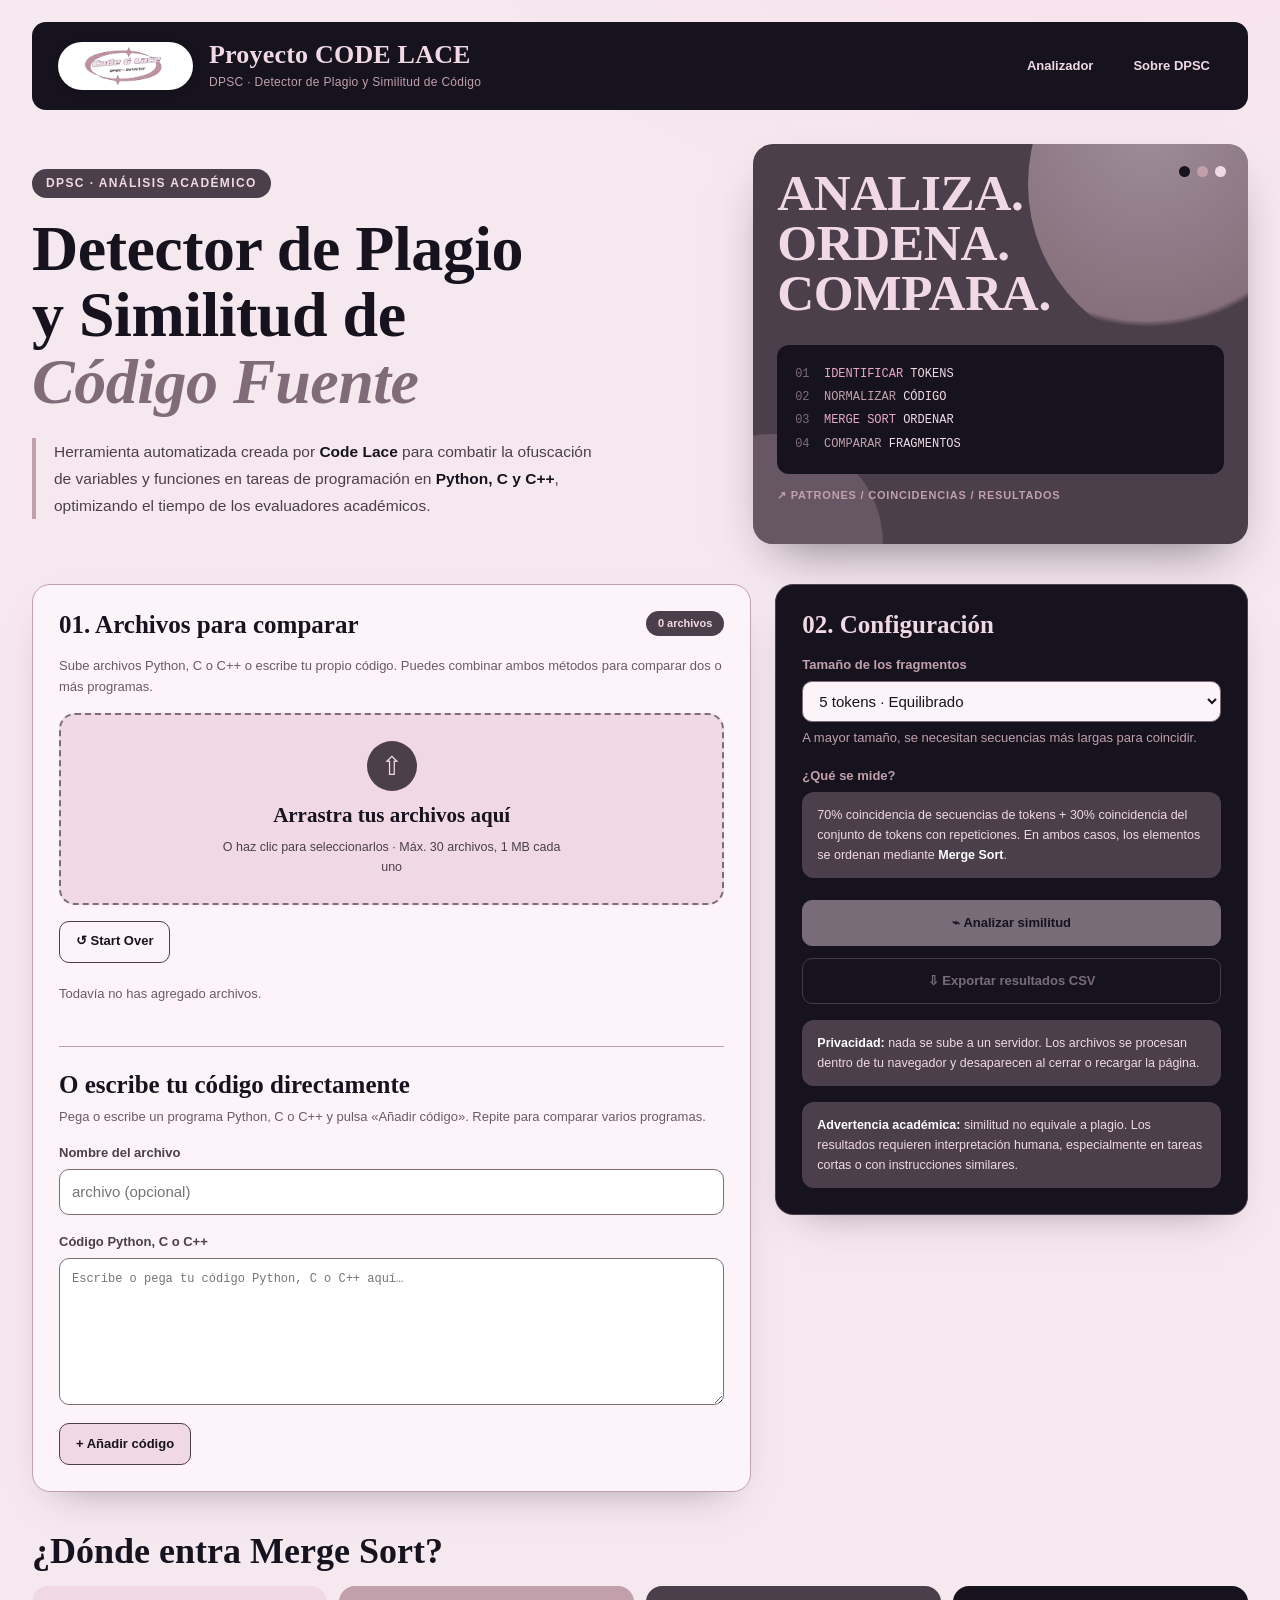
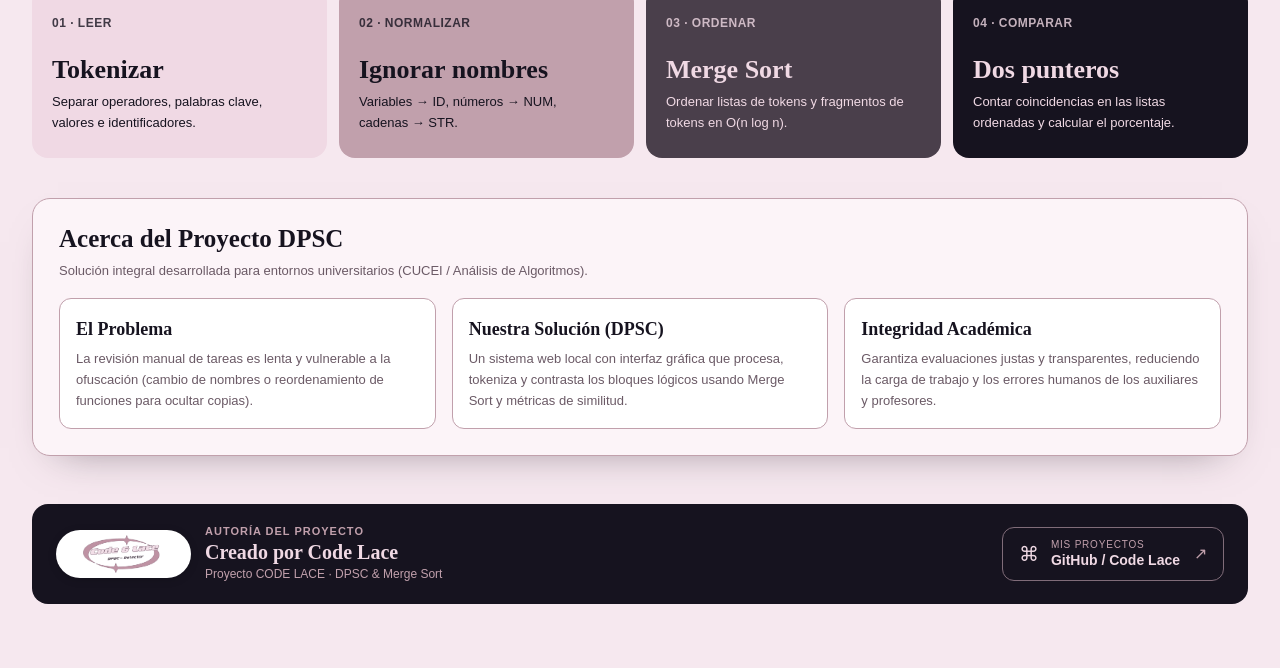
<file: index.html>
<!doctype html>
<html lang="es">
<head>
  <meta charset="utf-8">
  <meta name="viewport" content="width=device-width, initial-scale=1">
  <meta name="color-scheme" content="light">
  <meta name="description" content="Proyecto CODE LACE: compara la similitud entre programas Python mediante normalización, secuencias de tokens y Merge Sort.">
  <title>Proyecto CODE LACE — Análisis de similitud</title>
  <link rel="stylesheet" href="styles.css">
  <script src="app.js" defer></script>
</head>
<body>
  <main class="shell">
    <header class="topbar">
      <div class="identity">
        <div class="logo-container" aria-hidden="true">
          <img src="assets/logo.png" alt="Code & Lace Logo" class="brand-logo" onerror="this.style.display='none'; this.nextElementSibling.style.display='block';">
          <span style="display:none; font-size: 11px; color: var(--black); font-weight: bold;">LOGO</span>
        </div>
        <div>
          Proyecto CODE LACE
          <small>DPSC · Detector de Plagio y Similitud de Código</small>
        </div>
      </div>
      <nav class="top-nav">
        <a href="#analizador">Analizador</a>
        <a href="#about-dpsc">Sobre DPSC</a>
      </nav>
    </header>

    <section class="hero" aria-label="Presentación">
      <div>
        <div class="eyebrow">DPSC · ANÁLISIS ACADÉMICO</div>
        <h1>Detector de Plagio y Similitud de <em>Código Fuente</em></h1>
        <p class="sub">
          Herramienta automatizada creada por <strong>Code Lace</strong> para combatir la ofuscación de variables y funciones en tareas de programación en <strong>Python, C y C++</strong>, optimizando el tiempo de los evaluadores académicos.
        </p>
      </div>
      <div class="heroart" aria-hidden="true">
        <div class="poster-word">ANALIZA.<br>ORDENA.<br>COMPARA.</div>
        <div class="artbar"><i></i><i></i><i></i></div>
        <div class="fakecode">
          <span class="dim">01</span> &nbsp;<span class="kw">IDENTIFICAR</span> TOKENS<br>
          <span class="dim">02</span> &nbsp;<span class="nm">NORMALIZAR</span> CÓDIGO<br>
          <span class="dim">03</span> &nbsp;<span class="kw">MERGE SORT</span> ORDENAR<br>
          <span class="dim">04</span> &nbsp;<span class="nm">COMPARAR</span> FRAGMENTOS
        </div>
        <div class="arrowtext">↗ PATRONES / COINCIDENCIAS / RESULTADOS</div>
      </div>
    </section>

    <section class="layout">
      <article class="panel">
        <div class="headline">
          <h2>01. Archivos para comparar</h2>
          <span class="count" id="fileCount">0 archivos</span>
        </div>
        <p class="hint">Sube archivos Python, C o C++ o escribe tu propio código. Puedes combinar ambos métodos para comparar dos o más programas.</p>
        
        <div id="dropzone" class="drop" role="button" tabindex="0" aria-label="Seleccionar o arrastrar archivos">
          <div class="drop-icon">⇧</div>
          <strong>Arrastra tus archivos aquí</strong>
          <span>O haz clic para seleccionarlos · Máx. 30 archivos, 1 MB cada uno</span>
        </div>
        <input id="fileInput" type="file" accept=".py, .c, .cpp, text/x-python, text/x-c, text/x-c++" multiple hidden>
        
        <div class="btnrow">
          <button class="btn ghost" id="clearBtn" type="button" title="Eliminar archivos, código escrito y resultados">↺ Start Over</button>
        </div>
        
        <div id="filesList" class="selected-files" aria-live="polite">
          <p class="empty">Todavía no has agregado archivos.</p>
        </div>
        <div id="fileError" class="error" role="alert"></div>
        
        <hr class="divider">
        
        <h2>O escribe tu código directamente</h2>
        <p class="hint">Pega o escribe un programa Python, C o C++ y pulsa «Añadir código». Repite para comparar varios programas.</p>
        
        <div class="field">
          <label class="label" for="snippetName">Nombre del archivo</label>
          <input class="input" id="snippetName" maxlength="80" placeholder="archivo (opcional)">
        </div>
        <div class="field">
          <label class="label" for="snippetCode">Código Python, C o C++</label>
          <textarea id="snippetCode" spellcheck="false" placeholder="Escribe o pega tu código Python, C o C++ aquí…"></textarea>
        </div>
        <button class="btn" id="addSnippetBtn" type="button">+ Añadir código</button>
      </article>

      <aside class="panel">
        <div class="headline">
          <h2>02. Configuración</h2>
        </div>
        <div class="field">
          <label class="label" for="gramSize">Tamaño de los fragmentos</label>
          <select id="gramSize">
            <option value="3">3 tokens · Más sensible</option>
            <option value="5" selected>5 tokens · Equilibrado</option>
            <option value="7">7 tokens · Más estricto</option>
          </select>
          <p class="hint" style="margin: 6px 0 0;">A mayor tamaño, se necesitan secuencias más largas para coincidir.</p>
        </div>
        <div class="field">
          <label class="label" for="similarityView">¿Qué se mide?</label>
          <div id="similarityView" class="info" style="margin-top: 0;">
            70% coincidencia de secuencias de tokens + 30% coincidencia del conjunto de tokens con repeticiones. En ambos casos, los elementos se ordenan mediante <strong>Merge Sort</strong>.
          </div>
        </div>
        <div class="actionwrap">
          <button class="btn primary full" id="analyzeBtn" type="button" disabled>⌁ Analizar similitud</button>
          <button class="btn ghost full" id="exportBtn" type="button" disabled>⇩ Exportar resultados CSV</button>
        </div>
        <div class="info">
          <strong>Privacidad:</strong> nada se sube a un servidor. Los archivos se procesan dentro de tu navegador y desaparecen al cerrar o recargar la página.
        </div>
        <div class="info">
          <strong>Advertencia académica:</strong> similitud no equivale a plagio. Los resultados requieren interpretación humana, especialmente en tareas cortas o con instrucciones similares.
        </div>
      </aside>
    </section>

    <section id="results" class="section hidden" aria-live="polite">
      <div class="sectiontitle">
        <h2>03. Resultados del análisis</h2>
        <span class="muted" style="font-size: 12px;">Ordenados de mayor a menor con Merge Sort</span>
      </div>
      
      <div class="statgrid">
        <div class="stat">
          <span>Archivos</span>
          <b id="statFiles">0</b>
          <small>Programas analizados</small>
        </div>
        <div class="stat">
          <span>Comparaciones</span>
          <b id="statPairs">0</b>
          <small>Pares evaluados</small>
        </div>
        <div class="stat">
          <span>Mayor similitud</span>
          <b id="statTop">0%</b>
          <small>Resultado más alto</small>
        </div>
      </div>

      <div class="panel">
        <div class="sectiontitle">
          <h2 style="font-size: 16px;">Clasificación por similitud</h2>
          <span class="count" id="operationStats">0 comparaciones de Merge Sort</span>
        </div>
        <div class="tablewrap">
          <table>
            <thead>
              <tr>
                <th>Archivos</th>
                <th>Similitud</th>
                <th>Visualización</th>
                <th>Detalle</th>
              </tr>
            </thead>
            <tbody id="resultsBody"></tbody>
          </table>
        </div>
      </div>

      <div id="comparePanel" class="panel section hidden">
        <div class="compare-head">
          <h3 id="pairTitle">Comparación</h3>
          <span class="score" id="pairScore">0%</span>
        </div>
        <div class="mini-details" id="pairMeta"></div>
        <div class="codes">
          <div class="codebox">
            <div class="codeheading" id="codeNameA">Archivo A</div>
            <pre><code id="codeA"></code></pre>
          </div>
          <div class="codebox">
            <div class="codeheading" id="codeNameB">Archivo B</div>
            <pre><code id="codeB"></code></pre>
          </div>
        </div>
        <div class="legend">
          <i></i> Se resaltan fragmentos cuyos tokens normalizados aparecen en ambos códigos (no necesariamente texto idéntico).
        </div>
      </div>
    </section>

    <section class="section">
      <div class="sectiontitle">
        <h2>¿Dónde entra Merge Sort?</h2>
      </div>
      <div class="method">
        <div class="step">
          <b>01 · LEER</b>
          <h3>Tokenizar</h3>
          <p>Separar operadores, palabras clave, valores e identificadores.</p>
        </div>
        <div class="step">
          <b>02 · NORMALIZAR</b>
          <h3>Ignorar nombres</h3>
          <p>Variables → ID, números → NUM, cadenas → STR.</p>
        </div>
        <div class="step">
          <b>03 · ORDENAR</b>
          <h3>Merge Sort</h3>
          <p>Ordenar listas de tokens y fragmentos de tokens en O(n log n).</p>
        </div>
        <div class="step">
          <b>04 · COMPARAR</b>
          <h3>Dos punteros</h3>
          <p>Contar coincidencias en las listas ordenadas y calcular el porcentaje.</p>
        </div>
      </div>
    </section>

    <section id="about-dpsc" class="panel section">
      <h2>Acerca del Proyecto DPSC</h2>
      <p class="hint">Solución integral desarrollada para entornos universitarios (CUCEI / Análisis de Algoritmos).</p>
      <div style="display: grid; grid-template-columns: repeat(auto-fit, minmax(240px, 1fr)); gap: 16px; margin-top: 16px;">
        <div style="background: #fff; padding: 16px; border-radius: 12px; border: 1px solid var(--mauve);">
          <strong style="display: block; margin-bottom: 6px; font-family: var(--title); font-size: 18px;">El Problema</strong>
          <p style="margin: 0; font-size: 13px; color: var(--muted);">La revisión manual de tareas es lenta y vulnerable a la ofuscación (cambio de nombres o reordenamiento de funciones para ocultar copias).</p>
        </div>
        <div style="background: #fff; padding: 16px; border-radius: 12px; border: 1px solid var(--mauve);">
          <strong style="display: block; margin-bottom: 6px; font-family: var(--title); font-size: 18px;">Nuestra Solución (DPSC)</strong>
          <p style="margin: 0; font-size: 13px; color: var(--muted);">Un sistema web local con interfaz gráfica que procesa, tokeniza y contrasta los bloques lógicos usando Merge Sort y métricas de similitud.</p>
        </div>
        <div style="background: #fff; padding: 16px; border-radius: 12px; border: 1px solid var(--mauve);">
          <strong style="display: block; margin-bottom: 6px; font-family: var(--title); font-size: 18px;">Integridad Académica</strong>
          <p style="margin: 0; font-size: 13px; color: var(--muted);">Garantiza evaluaciones justas y transparentes, reduciendo la carga de trabajo y los errores humanos de los auxiliares y profesores.</p>
        </div>
      </div>
  </section>

    <footer class="footer site-credits">
      <div class="footer-brand">
        <div class="logo-container footer-logo-container" aria-hidden="true">
          <img src="assets/logo.png" alt="Code & Lace Logo" class="brand-logo">
        </div>
        <div class="footer-brand-text">
          <span class="footer-kicker">AUTORÍA DEL PROYECTO</span>
          <strong>Creado por Code Lace</strong>
          <small>Proyecto CODE LACE · DPSC & Merge Sort</small>
        </div>
      </div>
      <a href="https://github.com/Code-Lace/dpsc-detector" class="footer-github" target="_blank" rel="noopener">
        <span class="github-mark" aria-hidden="true">⌘</span>
        <span class="github-label">
          <small>MIS PROYECTOS</small>
          <b>GitHub / Code Lace</b>
        </span>
        <span class="github-arrow" aria-hidden="true">↗</span>
      </a>
    </footer>
  </main>
</body>
</html>
</file>
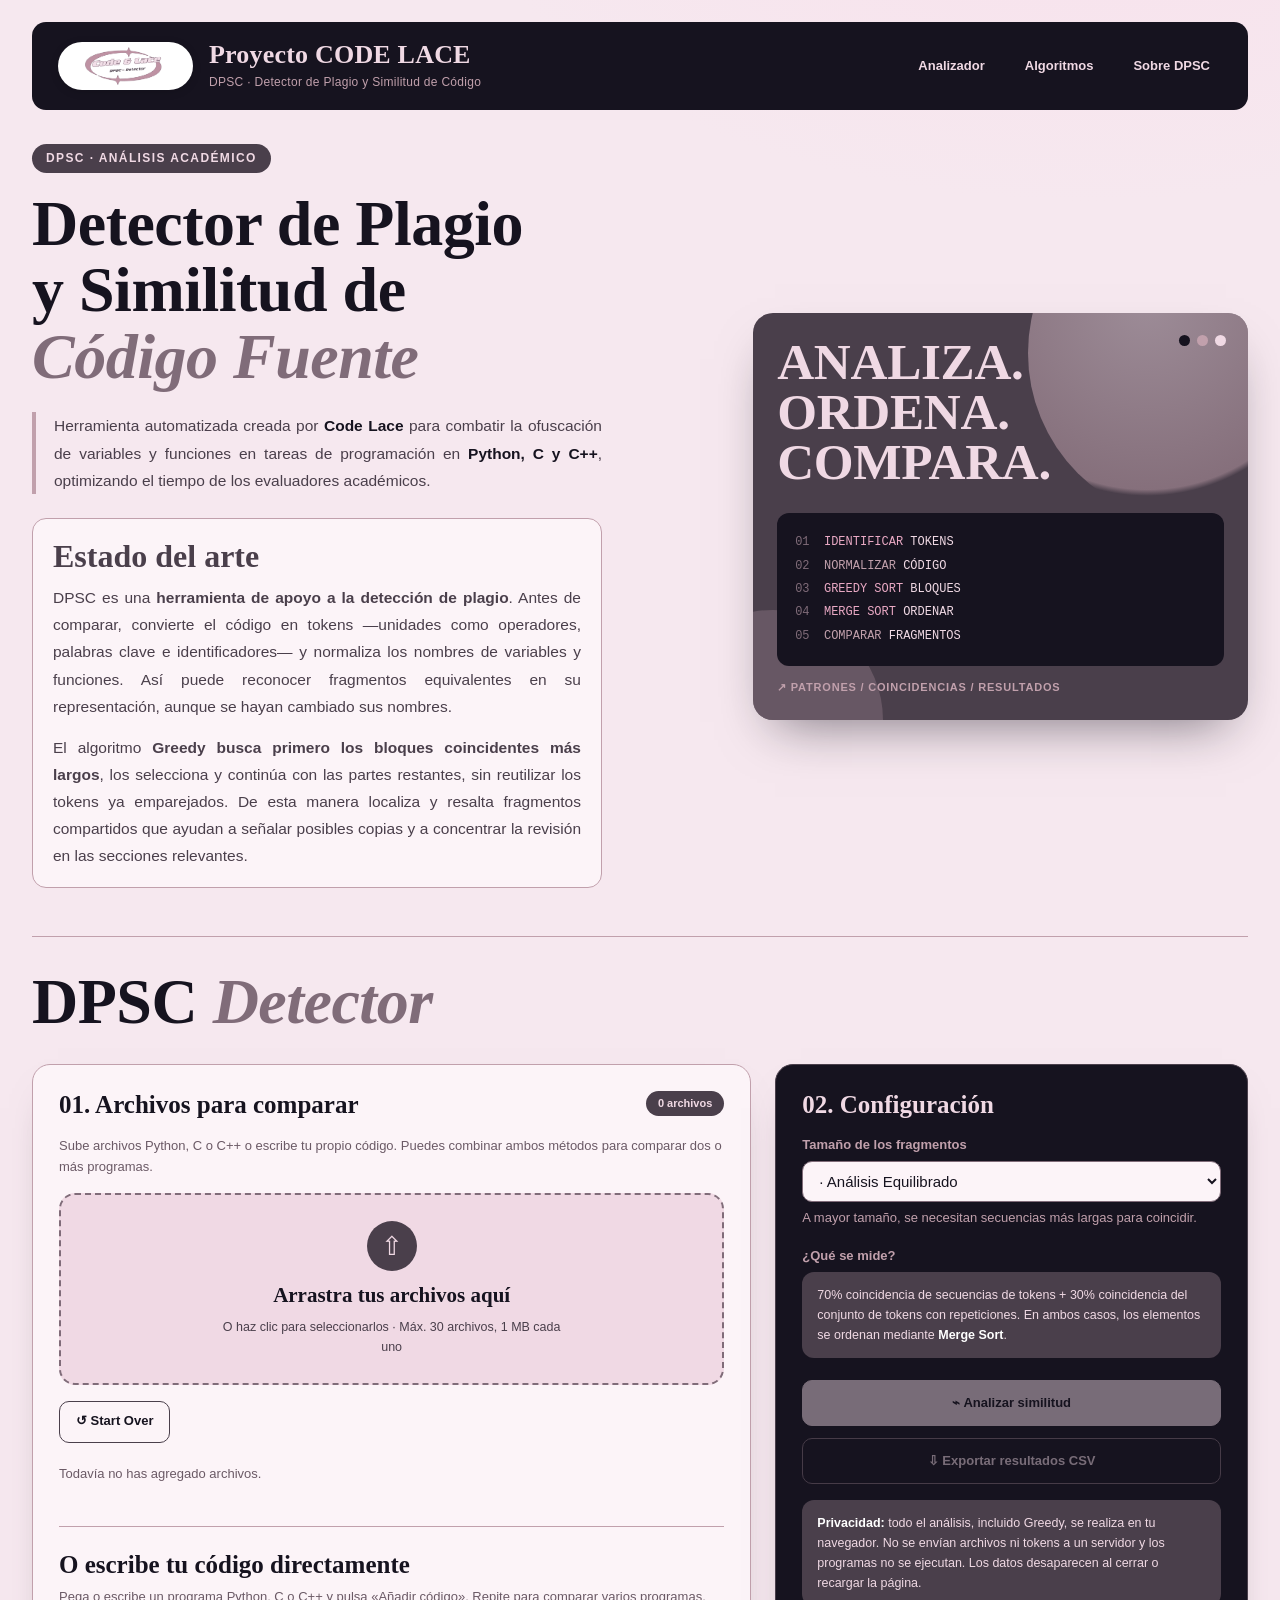
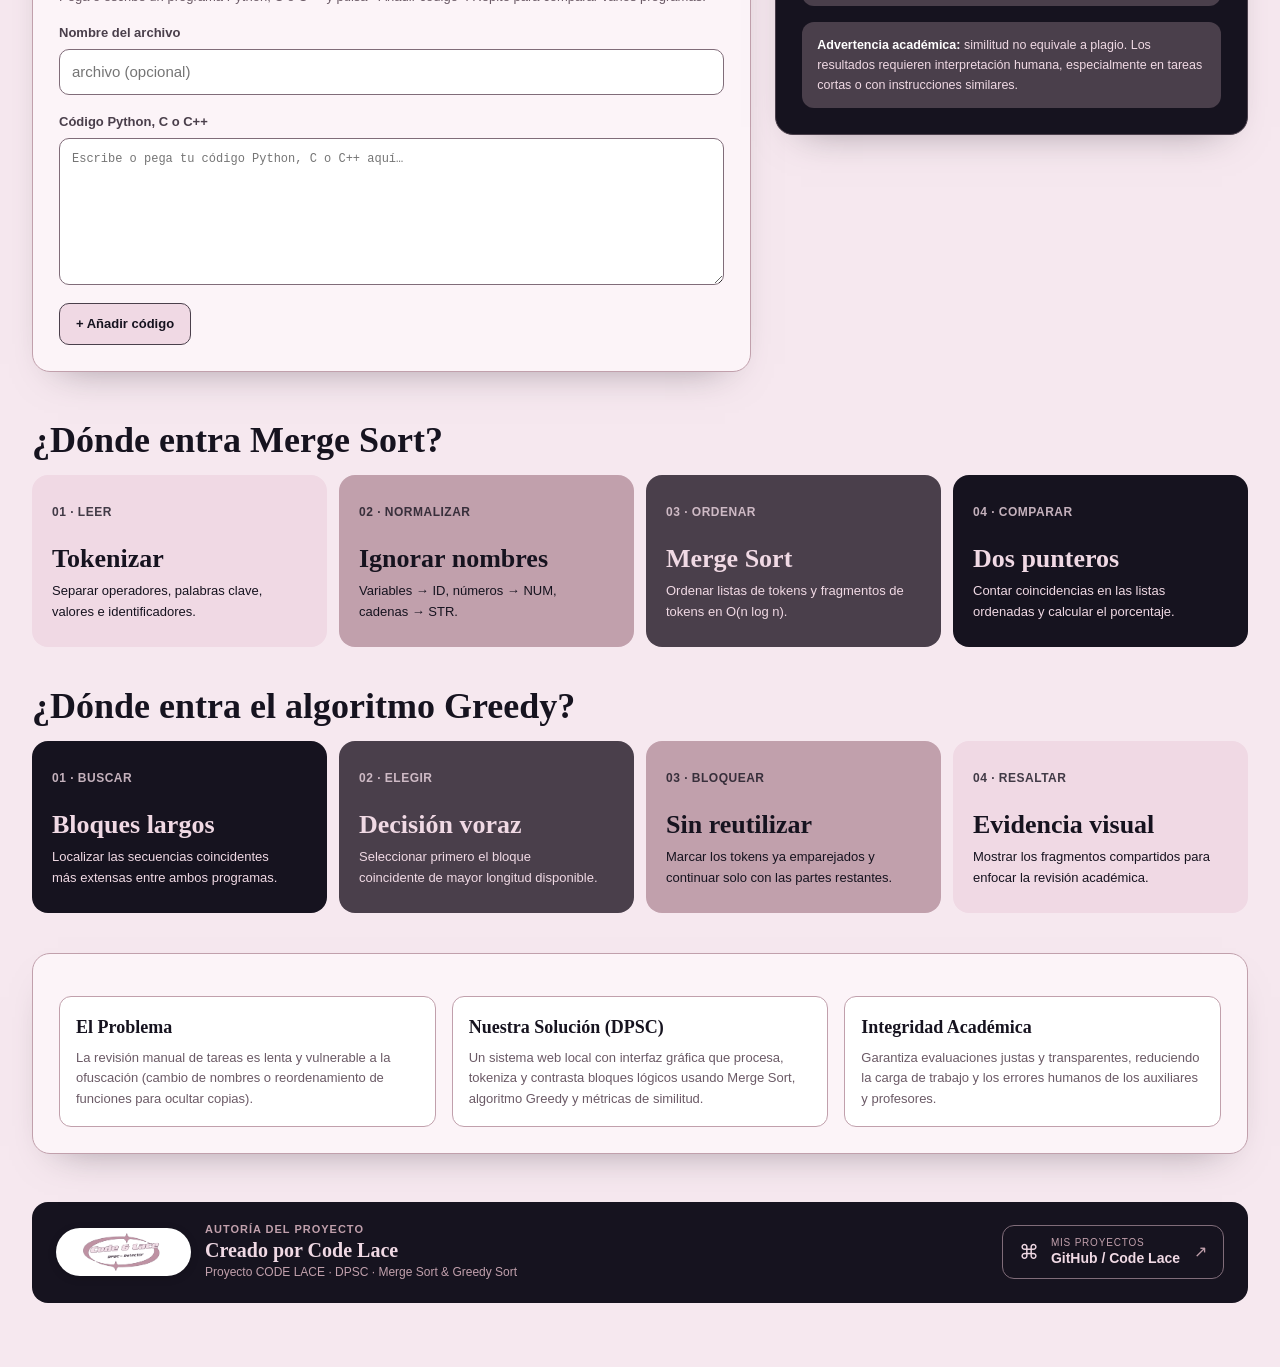
<file: frontend-backend/index.html>
<!doctype html>
<html lang="es">
<head>
  <meta charset="utf-8">
  <meta name="viewport" content="width=device-width, initial-scale=1">
  <meta name="color-scheme" content="light">
  <meta name="description" content="Proyecto CODE LACE: compara la similitud entre programas Python mediante normalización, secuencias de tokens,Merge Sort y Greedy Sort.">
  <title>Proyecto CODE LACE — Análisis de similitud</title>
  <link rel="stylesheet" href="styles.css">
  <script src="algorithms/greedy.js" defer></script>
  <script src="app.js" defer></script>
</head>
<body>
  <main class="shell">
    <header class="topbar">
      <div class="identity">
        <div class="logo-container" aria-hidden="true">
          <img src="assets/logo.png" alt="Code & Lace Logo" class="brand-logo" onerror="this.style.display='none'; this.nextElementSibling.style.display='block';">
          <span style="display:none; font-size: 11px; color: var(--black); font-weight: bold;">LOGO</span>
        </div>
        <div>
          Proyecto CODE LACE
          <small>DPSC · Detector de Plagio y Similitud de Código</small>
        </div>
      </div>
      <nav class="top-nav">
        <a href="#analizador">Analizador</a>
        <a href="#algoritmos">Algoritmos</a>
        <a href="#about-dpsc">Sobre DPSC</a>
      </nav>
    </header>

    <section class="hero" aria-label="Presentación">
      <div>
        <div class="eyebrow">DPSC · ANÁLISIS ACADÉMICO</div>
        <h1>Detector de Plagio y Similitud de <em>Código Fuente</em></h1>
        <p class="sub">
          Herramienta automatizada creada por <strong>Code Lace</strong> para combatir la ofuscación de variables y funciones en tareas de programación en <strong>Python, C y C++</strong>, optimizando el tiempo de los evaluadores académicos.
        </p>
        <section class="research-note" aria-labelledby="research-title">
          <h2 id="research-title">Estado del arte</h2>
          <p>DPSC es una <strong>herramienta de apoyo a la detección de plagio</strong>. Antes de comparar, convierte el código en tokens —unidades como operadores, palabras clave e identificadores— y normaliza los nombres de variables y funciones. Así puede reconocer fragmentos equivalentes en su representación, aunque se hayan cambiado sus nombres.</p>
          <p>El algoritmo <strong>Greedy busca primero los bloques coincidentes más largos</strong>, los selecciona y continúa con las partes restantes, sin reutilizar los tokens ya emparejados. De esta manera localiza y resalta fragmentos compartidos que ayudan a señalar posibles copias y a concentrar la revisión en las secciones relevantes.</p>
        </section>
      </div>
      <div class="heroart" aria-hidden="true">
        <div class="poster-word">ANALIZA.<br>ORDENA.<br>COMPARA.</div>
        <div class="artbar"><i></i><i></i><i></i></div>
        <div class="fakecode">
          <span class="dim">01</span> &nbsp;<span class="kw">IDENTIFICAR</span> TOKENS<br>
          <span class="dim">02</span> &nbsp;<span class="nm">NORMALIZAR</span> CÓDIGO<br>
          <span class="dim">03</span> &nbsp;<span class="kw">GREEDY SORT</span> BLOQUES<br>
          <span class="dim">04</span> &nbsp;<span class="kw">MERGE SORT</span> ORDENAR<br>
          <span class="dim">05</span> &nbsp;<span class="nm">COMPARAR</span> FRAGMENTOS
        </div>
        <div class="arrowtext">↗ PATRONES / COINCIDENCIAS / RESULTADOS</div>
      </div>
    </section>

    <header id="analizador" class="analyzer-heading">
      <h2 id="analyzer-title">DPSC <em>Detector</em></h2>
    </header>

    <section class="layout" aria-labelledby="analyzer-title">
      <article class="panel">
        <div class="headline">
          <h2>01. Archivos para comparar</h2>
          <span class="count" id="fileCount">0 archivos</span>
        </div>
        <p class="hint">Sube archivos Python, C o C++ o escribe tu propio código. Puedes combinar ambos métodos para comparar dos o más programas.</p>
        
       <div id="dropzone" class="drop" role="button" tabindex="0" aria-label="Seleccionar o arrastrar archivos">
      <div class="drop-icon">⇧</div>
      <strong>Arrastra tus archivos aquí</strong>
    <span>O haz clic para seleccionarlos · Máx. 30 archivos, 1 MB cada uno</span>
      </div>
      <input type="file" id="fileInput" multiple accept=".py,.c,.cpp" hidden />
      <div id="toast-container" class="toast-container"></div>

      <div class="btnrow">
        <button class="btn ghost" id="clearBtn" type="button" title="Eliminar archivos, código escrito y resultados">↺ Start Over</button>
      </div>

      <div id="filesList" class="selected-files" aria-live="polite">
        <p class="empty">Todavía no has agregado archivos.</p>
      </div>
      <div id="fileError" class="error" role="alert"></div>

      <hr class="divider">

      <h2>O escribe tu código directamente</h2>
      <p class="hint">Pega o escribe un programa Python, C o C++ y pulsa «Añadir código». Repite para comparar varios programas.</p>

      <div class="field">
        <label class="label" for="snippetName">Nombre del archivo</label>
        <input class="input" id="snippetName" maxlength="80" placeholder="archivo (opcional)">
      </div>
        <div class="field">
          <label class="label" for="snippetCode">Código Python, C o C++</label>
          <textarea id="snippetCode" spellcheck="false" placeholder="Escribe o pega tu código Python, C o C++ aquí…"></textarea>
        </div>
        <button class="btn" id="addSnippetBtn" type="button">+ Añadir código</button>
      </article>

      <aside class="panel">
        <div class="headline">
          <h2>02. Configuración</h2>
        </div>
        <div class="field">
          <label class="label" for="gramSize">Tamaño de los fragmentos</label>
          <select id="gramSize">
            <option value="3">· Análisis Sencillo</option>
            <option value="5" selected>· Análisis Equilibrado</option>
            <option value="7">· Análisis Estricto</option>
          </select>
          <p class="hint" style="margin: 6px 0 0;">A mayor tamaño, se necesitan secuencias más largas para coincidir.</p>
        </div>
        <div class="field">
          <label class="label" for="similarityView">¿Qué se mide?</label>
          <div id="similarityView" class="info" style="margin-top: 0;">
            70% coincidencia de secuencias de tokens + 30% coincidencia del conjunto de tokens con repeticiones. En ambos casos, los elementos se ordenan mediante <strong>Merge Sort</strong>.
          </div>
        </div>
        <div class="actionwrap">
          <button class="btn primary full" id="analyzeBtn" type="button" disabled>⌁ Analizar similitud</button>
          <button class="btn ghost full" id="exportBtn" type="button" disabled>⇩ Exportar resultados CSV</button>
        </div>
        <div class="info">
          <strong>Privacidad:</strong> todo el análisis, incluido Greedy, se realiza en tu navegador. No se envían archivos ni tokens a un servidor y los programas no se ejecutan. Los datos desaparecen al cerrar o recargar la página.
        </div>
        <div class="info">
          <strong>Advertencia académica:</strong> similitud no equivale a plagio. Los resultados requieren interpretación humana, especialmente en tareas cortas o con instrucciones similares.
        </div>
      </aside>
    </section>

    <section id="results" class="section hidden" aria-live="polite">
      <div class="sectiontitle">
        <h2>03. Resultados del análisis</h2>
        <span class="muted" style="font-size: 12px;">Ordenados de mayor a menor con Merge Sort</span>
      </div>
      
      <div class="statgrid">
        <div class="stat">
          <span>Archivos</span>
          <b id="statFiles">0</b>
          <small>Programas analizados</small>
        </div>
        <div class="stat">
          <span>Comparaciones</span>
          <b id="statPairs">0</b>
          <small>Pares evaluados</small>
        </div>
        <div class="stat">
          <span>Mayor similitud</span>
          <b id="statTop">0%</b>
          <small>Resultado más alto</small>
        </div>
      </div>

      <div class="panel">
        <div class="sectiontitle">
          <h2 style="font-size: 16px;">Clasificación por similitud</h2>
          <span class="count" id="operationStats">0 comparaciones de Merge Sort</span>
        </div>
        <div class="tablewrap">
          <table>
            <thead>
              <tr>
                <th>Archivos</th>
                <th>Similitud</th>
                <th>Visualización</th>
                <th>Detalle</th>
              </tr>
            </thead>
            <tbody id="resultsBody"></tbody>
          </table>
        </div>
      </div>

      <div id="comparePanel" class="panel section hidden">
        <div class="compare-head">
          <h3 id="pairTitle">Comparación</h3>
          <span class="score" id="pairScore">0%</span>
        </div>
        <div class="mini-details" id="pairMeta"></div>
        <p id="greedyStatus" class="hint" role="status" aria-live="polite"></p>
        <div class="codes">
          <div class="codebox">
            <div class="codeheading" id="codeNameA">Archivo A</div>
            <pre><code id="codeA"></code></pre>
          </div>
          <div class="codebox">
            <div class="codeheading" id="codeNameB">Archivo B</div>
            <pre><code id="codeB"></code></pre>
          </div>
        </div>
        <div class="legend">
          <i></i> <span id="fragmentLegend">Se resaltan fragmentos cuyos tokens normalizados aparecen en ambos códigos.</span>
        </div>
      </div>
    </section>

    <section class="section">
      <div class="sectiontitle">
        <h2>¿Dónde entra Merge Sort?</h2>
        <section id="algoritmos" class="section"></section>
      </div>
      <div class="method">
        <div class="step">
          <b>01 · LEER</b>
          <h3>Tokenizar</h3>
          <p>Separar operadores, palabras clave, valores e identificadores.</p>
        </div>
        <div class="step">
          <b>02 · NORMALIZAR</b>
          <h3>Ignorar nombres</h3>
          <p>Variables → ID, números → NUM, cadenas → STR.</p>
        </div>
        <div class="step">
          <b>03 · ORDENAR</b>
          <h3>Merge Sort</h3>
          <p>Ordenar listas de tokens y fragmentos de tokens en O(n log n).</p>
        </div>
        <div class="step">
          <b>04 · COMPARAR</b>
          <h3>Dos punteros</h3>
          <p>Contar coincidencias en las listas ordenadas y calcular el porcentaje.</p>
        </div>
      </div>
    </section>

    <section class="section">
      <div class="sectiontitle">
        <h2>¿Dónde entra el algoritmo Greedy?</h2>
      </div>
      <div class="method method--reverse">
        <div class="step">
          <b>01 · BUSCAR</b>
          <h3>Bloques largos</h3>
          <p>Localizar las secuencias coincidentes más extensas entre ambos programas.</p>
        </div>
        <div class="step">
          <b>02 · ELEGIR</b>
          <h3>Decisión voraz</h3>
          <p>Seleccionar primero el bloque coincidente de mayor longitud disponible.</p>
        </div>
        <div class="step">
          <b>03 · BLOQUEAR</b>
          <h3>Sin reutilizar</h3>
          <p>Marcar los tokens ya emparejados y continuar solo con las partes restantes.</p>
        </div>
        <div class="step">
          <b>04 · RESALTAR</b>
          <h3>Evidencia visual</h3>
          <p>Mostrar los fragmentos compartidos para enfocar la revisión académica.</p>
        </div>
      </div>
    </section>

    <section id="about-dpsc" class="panel section">
<div class="about-grid">
  <div class="about-card">
    <strong>El Problema</strong>
    <p>La revisión manual de tareas es lenta y vulnerable a la ofuscación (cambio de nombres o reordenamiento de funciones para ocultar copias).</p>
  </div>
  <div class="about-card">
    <strong>Nuestra Solución (DPSC)</strong>
    <p>Un sistema web local con interfaz gráfica que procesa, tokeniza y contrasta bloques lógicos usando Merge Sort, algoritmo Greedy y métricas de similitud.</p>
  </div>
  <div class="about-card">
    <strong>Integridad Académica</strong>
    <p>Garantiza evaluaciones justas y transparentes, reduciendo la carga de trabajo y los errores humanos de los auxiliares y profesores.</p>
  </div>
</div>
  </section>

    <footer class="footer site-credits">
      <div class="footer-brand">
        <div class="logo-container footer-logo-container" aria-hidden="true">
          <img src="assets/logo.png" alt="Code & Lace Logo" class="brand-logo">
        </div>
        <div class="footer-brand-text">
          <span class="footer-kicker">AUTORÍA DEL PROYECTO</span>
          <strong>Creado por Code Lace</strong>
          <small>Proyecto CODE LACE · DPSC · Merge Sort & Greedy Sort</small>
        </div>
      </div>
      <a href="https://github.com/Code-Lace/dpsc-detector" class="footer-github" target="_blank" rel="noopener">
        <span class="github-mark" aria-hidden="true">⌘</span>
        <span class="github-label">
          <small>MIS PROYECTOS</small>
          <b>GitHub / Code Lace</b>
        </span>
        <span class="github-arrow" aria-hidden="true">↗</span>
      </a>
    </footer>
  </main>
</body>
</html>
</file>
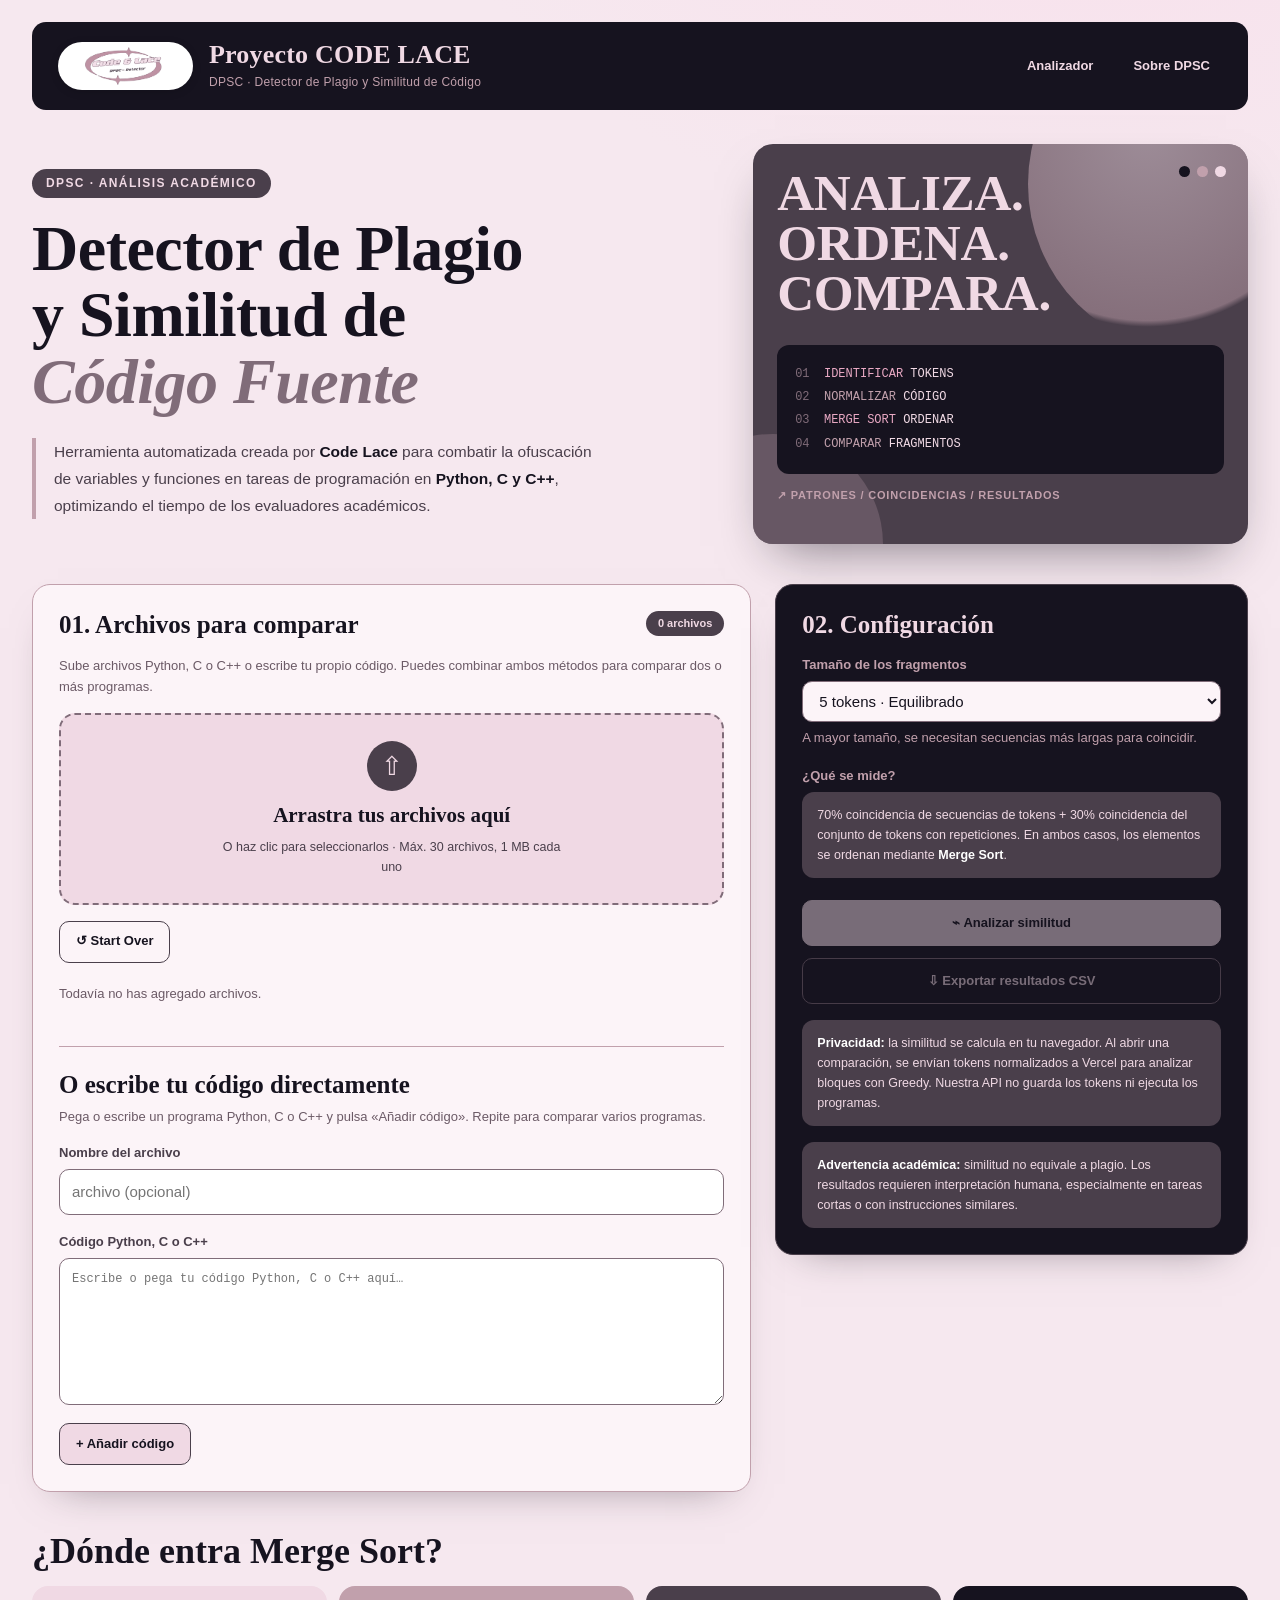
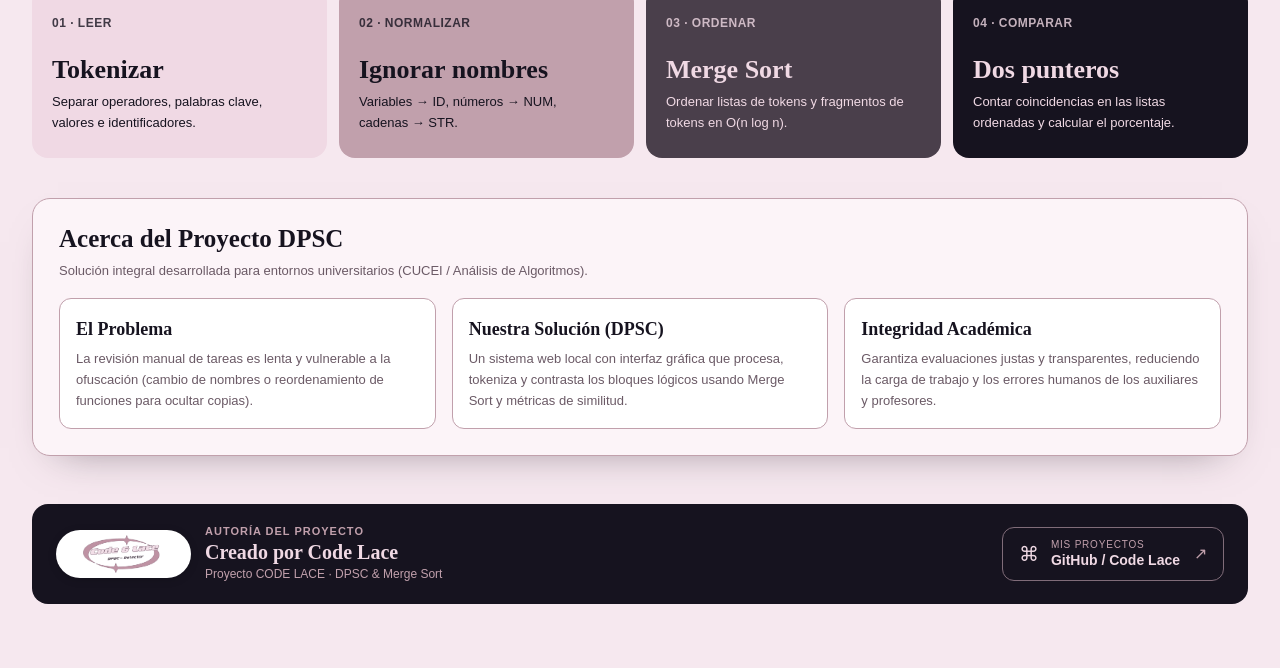
<file: frontend/index.html>
<!doctype html>
<html lang="es">
<head>
  <meta charset="utf-8">
  <meta name="viewport" content="width=device-width, initial-scale=1">
  <meta name="color-scheme" content="light">
  <meta name="description" content="Proyecto CODE LACE: compara la similitud entre programas Python mediante normalización, secuencias de tokens y Merge Sort.">
  <title>Proyecto CODE LACE — Análisis de similitud</title>
  <link rel="stylesheet" href="styles.css">
  <script src="app.js" defer></script>
</head>
<body>
  <main class="shell">
    <header class="topbar">
      <div class="identity">
        <div class="logo-container" aria-hidden="true">
          <img src="assets/logo.png" alt="Code & Lace Logo" class="brand-logo" onerror="this.style.display='none'; this.nextElementSibling.style.display='block';">
          <span style="display:none; font-size: 11px; color: var(--black); font-weight: bold;">LOGO</span>
        </div>
        <div>
          Proyecto CODE LACE
          <small>DPSC · Detector de Plagio y Similitud de Código</small>
        </div>
      </div>
      <nav class="top-nav">
        <a href="#analizador">Analizador</a>
        <a href="#about-dpsc">Sobre DPSC</a>
      </nav>
    </header>

    <section class="hero" aria-label="Presentación">
      <div>
        <div class="eyebrow">DPSC · ANÁLISIS ACADÉMICO</div>
        <h1>Detector de Plagio y Similitud de <em>Código Fuente</em></h1>
        <p class="sub">
          Herramienta automatizada creada por <strong>Code Lace</strong> para combatir la ofuscación de variables y funciones en tareas de programación en <strong>Python, C y C++</strong>, optimizando el tiempo de los evaluadores académicos.
        </p>
      </div>
      <div class="heroart" aria-hidden="true">
        <div class="poster-word">ANALIZA.<br>ORDENA.<br>COMPARA.</div>
        <div class="artbar"><i></i><i></i><i></i></div>
        <div class="fakecode">
          <span class="dim">01</span> &nbsp;<span class="kw">IDENTIFICAR</span> TOKENS<br>
          <span class="dim">02</span> &nbsp;<span class="nm">NORMALIZAR</span> CÓDIGO<br>
          <span class="dim">03</span> &nbsp;<span class="kw">MERGE SORT</span> ORDENAR<br>
          <span class="dim">04</span> &nbsp;<span class="nm">COMPARAR</span> FRAGMENTOS
        </div>
        <div class="arrowtext">↗ PATRONES / COINCIDENCIAS / RESULTADOS</div>
      </div>
    </section>

    <section class="layout">
      <article class="panel">
        <div class="headline">
          <h2>01. Archivos para comparar</h2>
          <span class="count" id="fileCount">0 archivos</span>
        </div>
        <p class="hint">Sube archivos Python, C o C++ o escribe tu propio código. Puedes combinar ambos métodos para comparar dos o más programas.</p>
        
        <div id="dropzone" class="drop" role="button" tabindex="0" aria-label="Seleccionar o arrastrar archivos">
          <div class="drop-icon">⇧</div>
          <strong>Arrastra tus archivos aquí</strong>
          <span>O haz clic para seleccionarlos · Máx. 30 archivos, 1 MB cada uno</span>
        </div>
        <input id="fileInput" type="file" accept=".py, .c, .cpp, text/x-python, text/x-c, text/x-c++" multiple hidden>
        
        <div class="btnrow">
          <button class="btn ghost" id="clearBtn" type="button" title="Eliminar archivos, código escrito y resultados">↺ Start Over</button>
        </div>
        
        <div id="filesList" class="selected-files" aria-live="polite">
          <p class="empty">Todavía no has agregado archivos.</p>
        </div>
        <div id="fileError" class="error" role="alert"></div>
        
        <hr class="divider">
        
        <h2>O escribe tu código directamente</h2>
        <p class="hint">Pega o escribe un programa Python, C o C++ y pulsa «Añadir código». Repite para comparar varios programas.</p>
        
        <div class="field">
          <label class="label" for="snippetName">Nombre del archivo</label>
          <input class="input" id="snippetName" maxlength="80" placeholder="archivo (opcional)">
        </div>
        <div class="field">
          <label class="label" for="snippetCode">Código Python, C o C++</label>
          <textarea id="snippetCode" spellcheck="false" placeholder="Escribe o pega tu código Python, C o C++ aquí…"></textarea>
        </div>
        <button class="btn" id="addSnippetBtn" type="button">+ Añadir código</button>
      </article>

      <aside class="panel">
        <div class="headline">
          <h2>02. Configuración</h2>
        </div>
        <div class="field">
          <label class="label" for="gramSize">Tamaño de los fragmentos</label>
          <select id="gramSize">
            <option value="3">3 tokens · Más sensible</option>
            <option value="5" selected>5 tokens · Equilibrado</option>
            <option value="7">7 tokens · Más estricto</option>
          </select>
          <p class="hint" style="margin: 6px 0 0;">A mayor tamaño, se necesitan secuencias más largas para coincidir.</p>
        </div>
        <div class="field">
          <label class="label" for="similarityView">¿Qué se mide?</label>
          <div id="similarityView" class="info" style="margin-top: 0;">
            70% coincidencia de secuencias de tokens + 30% coincidencia del conjunto de tokens con repeticiones. En ambos casos, los elementos se ordenan mediante <strong>Merge Sort</strong>.
          </div>
        </div>
        <div class="actionwrap">
          <button class="btn primary full" id="analyzeBtn" type="button" disabled>⌁ Analizar similitud</button>
          <button class="btn ghost full" id="exportBtn" type="button" disabled>⇩ Exportar resultados CSV</button>
        </div>
        <div class="info">
          <strong>Privacidad:</strong> la similitud se calcula en tu navegador. Al abrir una comparación, se envían tokens normalizados a Vercel para analizar bloques con Greedy. Nuestra API no guarda los tokens ni ejecuta los programas.
        </div>
        <div class="info">
          <strong>Advertencia académica:</strong> similitud no equivale a plagio. Los resultados requieren interpretación humana, especialmente en tareas cortas o con instrucciones similares.
        </div>
      </aside>
    </section>

    <section id="results" class="section hidden" aria-live="polite">
      <div class="sectiontitle">
        <h2>03. Resultados del análisis</h2>
        <span class="muted" style="font-size: 12px;">Ordenados de mayor a menor con Merge Sort</span>
      </div>
      
      <div class="statgrid">
        <div class="stat">
          <span>Archivos</span>
          <b id="statFiles">0</b>
          <small>Programas analizados</small>
        </div>
        <div class="stat">
          <span>Comparaciones</span>
          <b id="statPairs">0</b>
          <small>Pares evaluados</small>
        </div>
        <div class="stat">
          <span>Mayor similitud</span>
          <b id="statTop">0%</b>
          <small>Resultado más alto</small>
        </div>
      </div>

      <div class="panel">
        <div class="sectiontitle">
          <h2 style="font-size: 16px;">Clasificación por similitud</h2>
          <span class="count" id="operationStats">0 comparaciones de Merge Sort</span>
        </div>
        <div class="tablewrap">
          <table>
            <thead>
              <tr>
                <th>Archivos</th>
                <th>Similitud</th>
                <th>Visualización</th>
                <th>Detalle</th>
              </tr>
            </thead>
            <tbody id="resultsBody"></tbody>
          </table>
        </div>
      </div>

      <div id="comparePanel" class="panel section hidden">
        <div class="compare-head">
          <h3 id="pairTitle">Comparación</h3>
          <span class="score" id="pairScore">0%</span>
        </div>
        <div class="mini-details" id="pairMeta"></div>
        <p id="greedyStatus" class="hint" role="status" aria-live="polite"></p>
        <div class="codes">
          <div class="codebox">
            <div class="codeheading" id="codeNameA">Archivo A</div>
            <pre><code id="codeA"></code></pre>
          </div>
          <div class="codebox">
            <div class="codeheading" id="codeNameB">Archivo B</div>
            <pre><code id="codeB"></code></pre>
          </div>
        </div>
        <div class="legend">
          <i></i> <span id="fragmentLegend">Se resaltan fragmentos cuyos tokens normalizados aparecen en ambos códigos.</span>
        </div>
      </div>
    </section>

    <section class="section">
      <div class="sectiontitle">
        <h2>¿Dónde entra Merge Sort?</h2>
      </div>
      <div class="method">
        <div class="step">
          <b>01 · LEER</b>
          <h3>Tokenizar</h3>
          <p>Separar operadores, palabras clave, valores e identificadores.</p>
        </div>
        <div class="step">
          <b>02 · NORMALIZAR</b>
          <h3>Ignorar nombres</h3>
          <p>Variables → ID, números → NUM, cadenas → STR.</p>
        </div>
        <div class="step">
          <b>03 · ORDENAR</b>
          <h3>Merge Sort</h3>
          <p>Ordenar listas de tokens y fragmentos de tokens en O(n log n).</p>
        </div>
        <div class="step">
          <b>04 · COMPARAR</b>
          <h3>Dos punteros</h3>
          <p>Contar coincidencias en las listas ordenadas y calcular el porcentaje.</p>
        </div>
      </div>
    </section>

    <section id="about-dpsc" class="panel section">
      <h2>Acerca del Proyecto DPSC</h2>
      <p class="hint">Solución integral desarrollada para entornos universitarios (CUCEI / Análisis de Algoritmos).</p>
      <div style="display: grid; grid-template-columns: repeat(auto-fit, minmax(240px, 1fr)); gap: 16px; margin-top: 16px;">
        <div style="background: #fff; padding: 16px; border-radius: 12px; border: 1px solid var(--mauve);">
          <strong style="display: block; margin-bottom: 6px; font-family: var(--title); font-size: 18px;">El Problema</strong>
          <p style="margin: 0; font-size: 13px; color: var(--muted);">La revisión manual de tareas es lenta y vulnerable a la ofuscación (cambio de nombres o reordenamiento de funciones para ocultar copias).</p>
        </div>
        <div style="background: #fff; padding: 16px; border-radius: 12px; border: 1px solid var(--mauve);">
          <strong style="display: block; margin-bottom: 6px; font-family: var(--title); font-size: 18px;">Nuestra Solución (DPSC)</strong>
          <p style="margin: 0; font-size: 13px; color: var(--muted);">Un sistema web local con interfaz gráfica que procesa, tokeniza y contrasta los bloques lógicos usando Merge Sort y métricas de similitud.</p>
        </div>
        <div style="background: #fff; padding: 16px; border-radius: 12px; border: 1px solid var(--mauve);">
          <strong style="display: block; margin-bottom: 6px; font-family: var(--title); font-size: 18px;">Integridad Académica</strong>
          <p style="margin: 0; font-size: 13px; color: var(--muted);">Garantiza evaluaciones justas y transparentes, reduciendo la carga de trabajo y los errores humanos de los auxiliares y profesores.</p>
        </div>
      </div>
  </section>

    <footer class="footer site-credits">
      <div class="footer-brand">
        <div class="logo-container footer-logo-container" aria-hidden="true">
          <img src="assets/logo.png" alt="Code & Lace Logo" class="brand-logo">
        </div>
        <div class="footer-brand-text">
          <span class="footer-kicker">AUTORÍA DEL PROYECTO</span>
          <strong>Creado por Code Lace</strong>
          <small>Proyecto CODE LACE · DPSC & Merge Sort</small>
        </div>
      </div>
      <a href="https://github.com/Code-Lace/dpsc-detector" class="footer-github" target="_blank" rel="noopener">
        <span class="github-mark" aria-hidden="true">⌘</span>
        <span class="github-label">
          <small>MIS PROYECTOS</small>
          <b>GitHub / Code Lace</b>
        </span>
        <span class="github-arrow" aria-hidden="true">↗</span>
      </a>
    </footer>
  </main>
</body>
</html>
</file>
<file: styles.css>
:root {
  color-scheme: light;
  /* Paleta: Back in Black, Mountain Heather, Decanting, Funkie Friday, Moonscape */
  --black: #16131F;
  --blush: #F0D9E4;
  --mauve: #C1A0AC;
  --plum: #4A3F4B;
  --moon: #806C79;
  --paper: #F6E8EF;
  --card: #FCF4F8;
  --ink: var(--black);
  --muted: #6B5A66;
  --r: 14px;
  --title: 'Playfair Display', 'Bodoni MT', Didot, Georgia, 'Times New Roman', serif;
  --ui: 'Inter', 'Segoe UI', 'Helvetica Neue', Arial, sans-serif;
  --mono: 'Consolas', 'Liberation Mono', monospace;
}

*, *::before, *::after {
  box-sizing: border-box;
}

html {
  scroll-behavior: smooth;
}

body {
  margin: 0;
  min-height: 100vh;
  color: var(--ink);
  background: radial-gradient(900px 500px at 85% -5%, #F8E1EC 0%, transparent 70%), var(--paper);
  font: 15px/1.6 var(--ui);
}

::selection {
  background: var(--mauve);
  color: var(--black);
}

button, input, textarea, select {
  font: inherit;
}

button {
  cursor: pointer;
}

button:disabled {
  cursor: not-allowed;
  opacity: 0.45;
  box-shadow: none !important;
  transform: none !important;
}

button:focus-visible,
input:focus-visible,
textarea:focus-visible,
select:focus-visible,
.drop:focus-visible {
  outline: 3px solid var(--moon);
  outline-offset: 3px;
}

h1, h2, h3, p {
  margin-top: 0;
}

.shell {
  max-width: 1280px;
  padding: 22px 32px 64px;
  margin: 0 auto;
}

/* Cabecera */
.topbar {
  background: var(--black);
  color: var(--blush);
  border-radius: var(--r);
  display: flex;
  justify-content: space-between;
  align-items: center;
  gap: 22px;
  min-height: 88px;
  padding: 16px 26px;
}

.identity {
  display: flex;
  align-items: center;
  gap: 16px;
  font: 700 26px/1.1 var(--title);
  letter-spacing: 0.2px;
}

.logo {
  height: 52px;
  width: 52px;
  flex: none;
  display: grid;
  place-items: center;
  background: var(--blush);
  color: var(--black);
  border-radius: 50%;
  font-size: 30px;
}

.identity small {
  display: block;
  margin-top: 5px;
  font: 500 12px/1.4 var(--ui);
  color: var(--mauve);
  letter-spacing: 0.3px;
}

/* Portada */
.hero {
  display: grid;
  grid-template-columns: minmax(0, 1.3fr) minmax(320px, 0.95fr);
  gap: 44px;
  align-items: center;
  margin: 34px 0 40px;
}

.eyebrow {
  display: inline-block;
  margin-bottom: 18px;
  padding: 6px 14px;
  border-radius: 999px;
  background: var(--plum);
  color: var(--blush);
  font: 600 12px/1.4 var(--ui);
  letter-spacing: 1.4px;
}

h1 {
  max-width: 820px;
  margin: 0 0 22px;
  color: var(--black);
  font: 800 clamp(40px, 5vw, 72px)/1.04 var(--title);
  letter-spacing: -0.5px;
  text-wrap: balance;
}

h1 em {
  font-style: italic;
  font-weight: 700;
  color: var(--moon);
}

.sub {
  max-width: 570px;
  margin: 0;
  padding-left: 18px;
  border-left: 4px solid var(--mauve);
  color: var(--plum);
  font-size: 15.5px;
  line-height: 1.75;
}

.sub strong {
  color: var(--black);
}

/* Tarjeta de portada: apilada como la paleta */
.heroart {
  isolation: isolate;
  position: relative;
  overflow: hidden;
  min-height: 400px;
  padding: 24px;
  border-radius: 20px;
  background: var(--plum);
  color: var(--blush);
  box-shadow: 0 24px 50px -22px rgba(22, 19, 31, 0.55);
}

.heroart::before {
  content: '';
  position: absolute;
  z-index: -1;
  width: 340px;
  height: 340px;
  right: -120px;
  top: -130px;
  border-radius: 50%;
  background: radial-gradient(circle at 35% 35%, var(--blush), var(--mauve) 60%, transparent 62%);
  opacity: 0.5;
}

.heroart::after {
  content: '';
  position: absolute;
  z-index: -1;
  width: 220px;
  height: 220px;
  left: -90px;
  bottom: -110px;
  border-radius: 50%;
  background: var(--moon);
  opacity: 0.55;
}

.poster-word {
  font: 800 clamp(36px, 4vw, 58px)/0.98 var(--title);
  color: var(--blush);
  letter-spacing: -0.3px;
}

.artbar {
  display: flex;
  gap: 7px;
  position: absolute;
  top: 22px;
  right: 22px;
}

.artbar i {
  width: 11px;
  height: 11px;
  border-radius: 50%;
  background: var(--black);
  display: block;
}

.artbar i:nth-child(2) {
  background: var(--mauve);
}

.artbar i:nth-child(3) {
  background: var(--blush);
}

.fakecode {
  margin-top: 26px;
  padding: 18px;
  border-radius: 12px;
  background: var(--black);
  color: var(--blush);
  font: 12px/1.95 var(--mono);
  white-space: nowrap;
  overflow-x: auto;
}

.kw { color: #E9A9C4; }
.nm { color: var(--mauve); }
.var { color: var(--blush); }
.num { color: #F2BC72; }
.dim { color: var(--moon); }

.arrowtext {
  padding-top: 14px;
  color: var(--mauve);
  font: 600 11px/1.4 var(--ui);
  letter-spacing: 0.8px;
}

/* Paneles */
.layout {
  display: grid;
  grid-template-columns: minmax(0, 1.4fr) minmax(310px, 0.92fr);
  gap: 24px;
  align-items: start;
}

.panel {
  position: relative;
  min-width: 0;
  background: var(--card);
  border: 1px solid var(--mauve);
  border-radius: 18px;
  padding: 26px;
  box-shadow: 0 18px 40px -26px rgba(74, 63, 75, 0.6);
}

.panel h2 {
  margin-bottom: 7px;
  font: 700 25px/1.15 var(--title);
}

.panel .hint {
  color: var(--muted);
  font-size: 13px;
  margin-bottom: 16px;
}

.headline {
  display: flex;
  gap: 14px;
  align-items: flex-start;
  justify-content: space-between;
  margin-bottom: 16px;
}

.headline h2 {
  margin: 0;
}

.count {
  display: inline-block;
  flex: none;
  padding: 4px 12px;
  border-radius: 999px;
  background: var(--plum);
  color: var(--blush);
  font: 600 11px/1.5 var(--ui);
}

.drop {
  min-height: 190px;
  display: flex;
  flex-direction: column;
  justify-content: center;
  align-items: center;
  text-align: center;
  border: 2px dashed var(--moon);
  border-radius: 16px;
  background: var(--blush);
  padding: 26px 20px;
  transition: background-color 0.15s, border-color 0.15s;
  cursor: pointer;
}

.drop:hover,
.drop.dragover {
  background: #E6C9D8;
  border-style: solid;
  border-color: var(--plum);
}

.drop-icon {
  height: 50px;
  width: 50px;
  display: grid;
  place-items: center;
  border-radius: 50%;
  background: var(--plum);
  color: var(--blush);
  font-size: 26px;
  margin-bottom: 12px;
}

.drop strong {
  display: block;
  font: 700 21px/1.2 var(--title);
}

.drop span {
  display: block;
  max-width: 360px;
  font-size: 12.5px;
  color: var(--plum);
  margin-top: 8px;
}

.btnrow {
  display: flex;
  gap: 10px;
  flex-wrap: wrap;
  margin-top: 16px;
}

.btn,
.row-link {
  border: 1.5px solid var(--plum);
  border-radius: 10px;
  background: var(--blush);
  color: var(--black);
  padding: 10px 16px;
  min-height: 42px;
  font: 600 13px/1.4 var(--ui);
  text-align: center;
  transition: transform 0.12s ease, background 0.12s ease, box-shadow 0.12s ease;
}

.btn:hover:not(:disabled),
.row-link:hover {
  background: #E6C9D8;
  transform: translateY(-1px);
}

.btn:active:not(:disabled),
.row-link:active {
  transform: translateY(1px);
}

.btn.primary {
  color: var(--blush);
  border-color: var(--black);
  background: var(--black);
}

.btn.primary:hover:not(:disabled) {
  background: var(--plum);
}

.btn.ghost {
  background: transparent;
}

.btn.ghost:hover:not(:disabled) {
  background: var(--blush);
}

.btn.tiny {
  min-height: 30px;
  padding: 5px 10px;
  font-size: 11px;
}

.selected-files {
  display: grid;
  gap: 8px;
  max-height: 250px;
  margin-top: 16px;
  overflow: auto;
}

.file {
  display: flex;
  align-items: center;
  gap: 10px;
  border: 1px solid var(--mauve);
  border-radius: 12px;
  background: #fff;
  padding: 8px 10px;
  min-width: 0;
}

.file-icon {
  flex: none;
  display: grid;
  place-items: center;
  height: 34px;
  width: 34px;
  border-radius: 9px;
  background: var(--plum);
  color: var(--blush);
  font: 700 12px var(--mono);
}

.grow {
  flex: 1;
  min-width: 0;
}

.filename {
  font-size: 13px;
  font-weight: 700;
  overflow-wrap: anywhere;
}

.filemeta {
  font-size: 11px;
  color: var(--muted);
}

.file .remove {
  border: 0;
  background: transparent;
  color: var(--plum);
  font-size: 15px;
  padding: 3px 8px;
  border-radius: 8px;
}

.file .remove:hover {
  background: var(--plum);
  color: var(--blush);
}

.empty {
  color: var(--muted);
  font-size: 13px;
  padding: 5px 0;
}

.label {
  display: block;
  margin-bottom: 7px;
  color: var(--plum);
  font: 600 13px/1.4 var(--ui);
}

.input,
textarea,
select {
  display: block;
  width: 100%;
  background: #fff;
  color: var(--ink);
  border: 1.5px solid var(--moon);
  border-radius: 10px;
  padding: 10px 12px;
  outline: 0;
}

.input:focus,
textarea:focus,
select:focus {
  border-color: var(--black);
}

textarea {
  height: 147px;
  resize: vertical;
  font: 12px/1.7 var(--mono);
}

.field {
  margin-bottom: 18px;
}

.divider {
  border: 0;
  border-top: 1px solid var(--mauve);
  margin: 24px 0;
}

.actionwrap {
  display: grid;
  gap: 12px;
  margin-top: 22px;
}

.full {
  width: 100%;
  padding: 13px 12px;
}

.info {
  padding: 13px 15px;
  margin-top: 16px;
  color: var(--plum);
  background: var(--blush);
  border-radius: 12px;
  font-size: 12.5px;
  line-height: 1.6;
}

.info strong {
  color: var(--black);
}

.error {
  margin-top: 9px;
  color: #8C1D3F;
  font-size: 12.5px;
  font-weight: 600;
}

/* Panel de configuración oscuro */
.layout > aside.panel {
  background: var(--black);
  color: var(--blush);
  border-color: var(--plum);
}

.layout > aside .count {
  background: var(--mauve);
  color: var(--black);
}

.layout > aside .label {
  color: var(--mauve);
}

.layout > aside .hint {
  color: var(--mauve);
}

.layout > aside select {
  background: var(--card);
}

.layout > aside .info {
  background: var(--plum);
  color: var(--blush);
}

.layout > aside .info strong {
  color: #fff;
}

.layout > aside .btn.primary {
  background: var(--blush);
  color: var(--black);
  border-color: var(--blush);
}

.layout > aside .btn.primary:hover:not(:disabled) {
  background: var(--mauve);
}

.layout > aside .btn.ghost {
  color: var(--blush);
  border-color: var(--moon);
}

.layout > aside .btn.ghost:hover:not(:disabled) {
  background: var(--plum);
}

/* Resultados */
.section {
  margin-top: 40px;
}

.sectiontitle {
  display: flex;
  align-items: baseline;
  justify-content: space-between;
  gap: 10px 24px;
  flex-wrap: wrap;
  margin-bottom: 14px;
}

.sectiontitle h2 {
  margin: 0;
  font: 700 clamp(24px, 3vw, 36px)/1.1 var(--title);
}

.sectiontitle .muted {
  font-size: 12.5px;
}

.muted {
  color: var(--muted);
}

.statgrid {
  display: grid;
  grid-template-columns: repeat(3, 1fr);
  gap: 14px;
  margin-bottom: 18px;
}

.stat {
  border-radius: 16px;
  padding: 18px 20px;
  background: var(--black);
  color: var(--blush);
}

.stat:nth-child(2) {
  background: var(--plum);
}

.stat:nth-child(3) {
  background: var(--moon);
  color: #fff;
}

.stat span {
  display: block;
  font: 600 12px/1.4 var(--ui);
  letter-spacing: 0.3px;
  opacity: 0.85;
}

.stat b {
  display: block;
  font: 700 42px/1.2 var(--title);
  margin: 6px 0;
  font-variant-numeric: tabular-nums;
}

.stat small {
  font: 500 12px/1.3 var(--ui);
  opacity: 0.85;
}

.tablewrap {
  overflow-x: auto;
  width: 100%;
  border: 1px solid var(--mauve);
  border-radius: 14px;
}

table {
  width: 100%;
  border-collapse: collapse;
  font-size: 13px;
  min-width: 555px;
  background: #fff;
}

th {
  text-align: left;
  font: 600 12px/1.4 var(--ui);
  color: var(--blush);
  background: var(--plum);
  padding: 13px 14px;
}

td {
  padding: 13px 14px;
  vertical-align: middle;
  border-top: 1px solid var(--blush);
}

tbody tr:nth-child(even) {
  background: #FBF3F7;
}

.score {
  display: inline-block;
  padding: 3px 11px;
  border-radius: 999px;
  background: var(--moon);
  color: #fff;
  font: 700 13px/1.4 var(--mono);
  font-variant-numeric: tabular-nums;
}

.score.high {
  background: var(--black);
  color: var(--blush);
}

.score.medium {
  background: var(--mauve);
  color: var(--black);
}

.bar {
  height: 12px;
  min-width: 105px;
  border-radius: 999px;
  background: var(--blush);
  overflow: hidden;
}

.bar span {
  display: block;
  height: 100%;
  border-radius: 999px;
  background: linear-gradient(90deg, var(--mauve), var(--plum));
}

.row-link {
  min-height: 30px;
  font-size: 12px;
  padding: 6px 12px;
}

.compare-head {
  display: flex;
  justify-content: space-between;
  align-items: center;
  flex-wrap: wrap;
  gap: 12px;
  margin-bottom: 12px;
}

.compare-head h3 {
  font: 700 24px/1.15 var(--title);
  overflow-wrap: anywhere;
  margin: 0;
}

.mini-details {
  display: flex;
  gap: 6px 18px;
  flex-wrap: wrap;
  color: var(--muted);
  font: 600 12px/1.5 var(--mono);
  margin-bottom: 18px;
}

.codes {
  display: grid;
  grid-template-columns: repeat(2, minmax(0, 1fr));
  gap: 14px;
}

.codebox {
  min-width: 0;
  overflow: hidden;
  background: var(--black);
  border-radius: 14px;
}

.codeheading {
  padding: 11px 14px;
  color: var(--blush);
  background: var(--plum);
  font: 700 12px/1.4 var(--mono);
  overflow-wrap: anywhere;
}

pre {
  margin: 0;
  padding: 16px;
  max-height: 385px;
  overflow: auto;
  color: #EDE3EA;
  tab-size: 4;
  white-space: pre;
  font: 12px/1.75 var(--mono);
}

mark {
  background: var(--mauve);
  color: var(--black);
  border-radius: 3px;
  box-decoration-break: clone;
  -webkit-box-decoration-break: clone;
}

.legend {
  display: flex;
  align-items: center;
  gap: 8px;
  color: var(--muted);
  font-size: 12.5px;
  margin-top: 12px;
}

.legend i {
  flex: none;
  width: 17px;
  height: 13px;
  border-radius: 3px;
  background: var(--mauve);
}

/* Método: cuatro tarjetas que van de claro a oscuro, como la paleta */
.method {
  display: grid;
  grid-template-columns: repeat(4, minmax(0, 1fr));
  gap: 12px;
}

.step {
  padding: 24px 20px;
  min-height: 170px;
  border-radius: 16px;
  background: var(--blush);
  color: var(--black);
}

.step:nth-child(2) {
  background: var(--mauve);
}

.step:nth-child(3) {
  background: var(--plum);
  color: var(--blush);
}

.step:nth-child(4) {
  background: var(--black);
  color: var(--blush);
}

.step b {
  font: 600 12px/1.4 var(--ui);
  letter-spacing: 0.5px;
  opacity: 0.8;
}

.step h3 {
  margin: 22px 0 8px;
  font: 700 26px/1.1 var(--title);
}

.step p {
  margin: 0;
  max-width: 240px;
  font-size: 13px;
  line-height: 1.6;
}

.hidden {
  display: none !important;
}

/* Pie de página y créditos */
.footer {
  display: flex;
  justify-content: space-between;
  align-items: center;
  flex-wrap: wrap;
  gap: 16px 24px;
  margin-top: 48px;
  padding: 20px 24px;
  border-radius: 16px;
  background: var(--black);
  color: var(--blush);
}

.footer-brand {
  display: flex;
  align-items: center;
  gap: 14px;
}

.footer-seal {
  height: 44px;
  width: 44px;
  flex: none;
  display: grid;
  place-items: center;
  border-radius: 50%;
  background: var(--blush);
  color: var(--black);
  font-size: 24px;
}

.footer-brand-text {
  display: grid;
  gap: 2px;
}

.footer-kicker {
  font: 600 11px/1.4 var(--ui);
  letter-spacing: 1px;
  color: var(--mauve);
}

.footer strong {
  font: 700 20px/1.1 var(--title);
  color: var(--blush);
}

.footer small {
  font-size: 12px;
  color: var(--mauve);
}

.footer-github {
  display: inline-flex;
  align-items: center;
  gap: 12px;
  padding: 10px 16px;
  border-radius: 12px;
  border: 1.5px solid var(--moon);
  color: var(--blush);
  text-decoration: none;
  transition: background 0.15s, border-color 0.15s, transform 0.12s ease;
}

.footer-github:hover {
  background: var(--plum);
  border-color: var(--mauve);
  transform: translateY(-1px);
}

.footer-github:focus-visible {
  outline: 3px solid var(--mauve);
  outline-offset: 3px;
}

.github-mark {
  font-size: 20px;
}

.github-label {
  display: grid;
  line-height: 1.25;
}

.github-label small {
  font-size: 10px;
  letter-spacing: 0.8px;
}

.github-label b {
  font-size: 14px;
}

.github-arrow {
  font-size: 16px;
  margin-left: 2px;
  color: var(--mauve);
  transition: transform 0.15s ease, color 0.15s ease;
}

.footer-github:hover .github-arrow {
  transform: translate(2px, -2px);
  color: var(--blush);
}

.logo-container {
  height: 48px;
  width: 135px;
  flex: none;
  display: flex;
  align-items: center;
  justify-content: center;
  background: #FFFFFF;
  border-radius: 24px;
  padding: 4px 10px;
  box-shadow: 0 2px 8px rgba(0, 0, 0, 0.15);
  overflow: hidden;
}

.brand-logo {
  max-height: 38px;
  max-width: 100%;
  object-fit: contain;
  display: block;
}

.footer-logo-container {
  background: #FFFFFF;
}

/* Enlaces de navegación superior */
.top-nav {
  display: flex;
  gap: 16px;
}

.top-nav a {
  color: var(--blush);
  text-decoration: none;
  font-weight: 600;
  font-size: 13px;
  padding: 6px 12px;
  border-radius: 8px;
  transition: background 0.15s ease;
}

.top-nav a:hover {
  background: var(--plum);
}

/* Adaptación a pantallas pequeñas */
@media (max-width: 1100px) {
  .hero {
    grid-template-columns: minmax(0, 1.2fr) minmax(300px, 1fr);
    gap: 28px;
  }
}

@media (max-width: 850px) {
  .shell {
    padding: 16px 20px 45px;
  }
  .hero {
    grid-template-columns: 1fr;
    gap: 24px;
  }
  .heroart {
    min-height: auto;
  }
  .layout {
    grid-template-columns: 1fr;
  }
  .method {
    grid-template-columns: repeat(2, 1fr);
  }
}

@media (max-width: 600px) {
  .shell {
    padding: 12px 12px 35px;
  }
  .topbar {
    padding: 14px;
    min-height: 76px;
  }
  .identity {
    gap: 10px;
    font-size: 20px;
  }
  .identity small {
    font-size: 10px;
  }
  .logo {
    width: 40px;
    height: 40px;
    font-size: 24px;
  }
  .hero {
    margin-top: 24px;
  }
  .sub {
    font-size: 14px;
    padding-left: 12px;
  }
  .heroart {
    padding: 18px 15px;
  }
  .fakecode {
    padding: 13px 11px;
    font-size: 10px;
  }
  .panel {
    padding: 18px;
  }
  .panel h2 {
    font-size: 22px;
  }
  .statgrid {
    gap: 8px;
  }
  .stat {
    padding: 12px 10px;
  }
  .stat b {
    font-size: 28px;
  }
  .stat span,
  .stat small {
    font-size: 10px;
  }
  .codes {
    grid-template-columns: 1fr;
  }
  .method {
    grid-template-columns: 1fr;
  }
  .step {
    min-height: 130px;
  }
  .step h3 {
    margin-top: 12px;
  }
  .footer {
    padding: 18px 16px;
  }
  .footer-github {
    width: 100%;
    justify-content: space-between;
  }
  .github-arrow {
    margin-left: auto;
  }
}

@media (prefers-reduced-motion: reduce) {
  html {
    scroll-behavior: auto;
  }
  .btn,
  .row-link,
  .drop,
  .footer-github,
  .github-arrow {
    transition: none;
  }
}

@media print {
  body {
    background: #fff;
  }
  .btnrow,
  .actionwrap,
  #dropzone {
    display: none;
  }
  .panel {
    box-shadow: none;
  }
}
</file>
<file: frontend-backend/styles.css>
:root {
  color-scheme: light;
  /* Paleta: Back in Black, Mountain Heather, Decanting, Funkie Friday, Moonscape */
  --black: #16131F;
  --blush: #F0D9E4;
  --mauve: #C1A0AC;
  --plum: #4A3F4B;
  --moon: #806C79;
  --paper: #F6E8EF;
  --card: #FCF4F8;
  --ink: var(--black);
  --muted: #6B5A66;
  --r: 14px;
  --title: 'Playfair Display', 'Bodoni MT', Didot, Georgia, 'Times New Roman', serif;
  --ui: 'Inter', 'Segoe UI', 'Helvetica Neue', Arial, sans-serif;
  --mono: 'Consolas', 'Liberation Mono', monospace;
}

*, *::before, *::after {
  box-sizing: border-box;
}

html {
  scroll-behavior: smooth;
}

body {
  margin: 0;
  min-height: 100vh;
  color: var(--ink);
  background: radial-gradient(900px 500px at 85% -5%, #F8E1EC 0%, transparent 70%), var(--paper);
  font: 15px/1.6 var(--ui);
}

::selection {
  background: var(--mauve);
  color: var(--black);
}

button, input, textarea, select {
  font: inherit;
}

button {
  cursor: pointer;
}

button:disabled {
  cursor: not-allowed;
  opacity: 0.45;
  box-shadow: none !important;
  transform: none !important;
}

button:focus-visible,
input:focus-visible,
textarea:focus-visible,
select:focus-visible,
.drop:focus-visible {
  outline: 3px solid var(--moon);
  outline-offset: 3px;
}

h1, h2, h3, p {
  margin-top: 0;
}

.shell {
  max-width: 1280px;
  padding: 22px 32px 64px;
  margin: 0 auto;
}

/* Cabecera */
.topbar {
  background: var(--black);
  color: var(--blush);
  border-radius: var(--r);
  display: flex;
  justify-content: space-between;
  align-items: center;
  gap: 22px;
  min-height: 88px;
  padding: 16px 26px;
}

.identity {
  display: flex;
  align-items: center;
  gap: 16px;
  font: 700 26px/1.1 var(--title);
  letter-spacing: 0.2px;
}

.logo {
  height: 52px;
  width: 52px;
  flex: none;
  display: grid;
  place-items: center;
  background: var(--blush);
  color: var(--black);
  border-radius: 50%;
  font-size: 30px;
}

.identity small {
  display: block;
  margin-top: 5px;
  font: 500 12px/1.4 var(--ui);
  color: var(--mauve);
  letter-spacing: 0.3px;
}

/* Portada */
.hero {
  display: grid;
  grid-template-columns: minmax(0, 1.3fr) minmax(320px, 0.95fr);
  gap: 44px;
  align-items: center;
  margin: 34px 0 40px;
}

.eyebrow {
  display: inline-block;
  margin-bottom: 18px;
  padding: 6px 14px;
  border-radius: 999px;
  background: var(--plum);
  color: var(--blush);
  font: 600 12px/1.4 var(--ui);
  letter-spacing: 1.4px;
}

h1 {
  max-width: 820px;
  margin: 0 0 22px;
  color: var(--black);
  font: 800 clamp(40px, 5vw, 72px)/1.04 var(--title);
  letter-spacing: -0.5px;
  text-wrap: balance;
}

h1 em {
  font-style: italic;
  font-weight: 700;
  color: var(--moon);
}

.sub {
  text-align: justify;
  hyphens: none;
  max-width: 570px;
  margin: 0;
  padding-left: 18px;
  border-left: 4px solid var(--mauve);
  color: var(--plum);
  font-size: 15.5px;
  line-height: 1.75;
}

.sub strong {
  color: var(--black);
}

/* Contexto académico bajo la presentación */
.research-note {
  max-width: 570px;
  margin-top: 24px;
  padding: 18px 20px;
  background: var(--card);
  border: 1px solid var(--mauve);
  border-radius: var(--r);
  color: var(--plum);
}

.research-note h2 {
  margin: 0 0 9px;
  font: 700 clamp(28px, 3vw, 32px)/1.2 var(--title);
}

.research-note p {
  text-align: justify;
  hyphens: none;
  margin: 0 0 14px;
  font-size: 15.5px;
  line-height: 1.75;
}

.research-note p:last-child {
  margin-bottom: 0;
}

.research-note a {
  color: var(--black);
  text-underline-offset: 3px;
}

.research-note a:focus-visible {
  outline: 3px solid var(--moon);
  outline-offset: 3px;
}

/* Tarjeta de portada: apilada como la paleta */
.heroart {
  isolation: isolate;
  position: relative;
  overflow: hidden;
  min-height: 400px;
  padding: 24px;
  border-radius: 20px;
  background: var(--plum);
  color: var(--blush);
  box-shadow: 0 24px 50px -22px rgba(22, 19, 31, 0.55);
}

.heroart::before {
  content: '';
  position: absolute;
  z-index: -1;
  width: 340px;
  height: 340px;
  right: -120px;
  top: -130px;
  border-radius: 50%;
  background: radial-gradient(circle at 35% 35%, var(--blush), var(--mauve) 60%, transparent 62%);
  opacity: 0.5;
}

.heroart::after {
  content: '';
  position: absolute;
  z-index: -1;
  width: 220px;
  height: 220px;
  left: -90px;
  bottom: -110px;
  border-radius: 50%;
  background: var(--moon);
  opacity: 0.55;
}

.poster-word {
  font: 800 clamp(36px, 4vw, 58px)/0.98 var(--title);
  color: var(--blush);
  letter-spacing: -0.3px;
}

.artbar {
  display: flex;
  gap: 7px;
  position: absolute;
  top: 22px;
  right: 22px;
}

.artbar i {
  width: 11px;
  height: 11px;
  border-radius: 50%;
  background: var(--black);
  display: block;
}

.artbar i:nth-child(2) {
  background: var(--mauve);
}

.artbar i:nth-child(3) {
  background: var(--blush);
}

.fakecode {
  margin-top: 26px;
  padding: 18px;
  border-radius: 12px;
  background: var(--black);
  color: var(--blush);
  font: 12px/1.95 var(--mono);
  white-space: nowrap;
  overflow-x: auto;
}

.kw { color: #E9A9C4; }
.nm { color: var(--mauve); }
.var { color: var(--blush); }
.num { color: #F2BC72; }
.dim { color: var(--moon); }

.arrowtext {
  padding-top: 14px;
  color: var(--mauve);
  font: 600 11px/1.4 var(--ui);
  letter-spacing: 0.8px;
}

/* Paneles */
.analyzer-heading {
  margin: 48px 0 28px;
  padding-top: 32px;
  border-top: 1px solid var(--mauve);
  scroll-margin-top: 24px;
}

.analyzer-heading h2 {
  margin: 0;
  color: var(--black);
  font: 800 clamp(40px, 5vw, 72px)/1.04 var(--title);
  letter-spacing: -0.5px;
}

.analyzer-heading h2 em {
  color: var(--moon);
  font-style: italic;
  font-weight: 700;
}

.layout {
  display: grid;
  grid-template-columns: minmax(0, 1.4fr) minmax(310px, 0.92fr);
  gap: 24px;
  align-items: start;
}

.panel {
  position: relative;
  min-width: 0;
  background: var(--card);
  border: 1px solid var(--mauve);
  border-radius: 18px;
  padding: 26px;
  box-shadow: 0 18px 40px -26px rgba(74, 63, 75, 0.6);
}

.panel h2 {
  margin-bottom: 7px;
  font: 700 25px/1.15 var(--title);
}

.panel .hint {
  color: var(--muted);
  font-size: 13px;
  margin-bottom: 16px;
}

.headline {
  display: flex;
  gap: 14px;
  align-items: flex-start;
  justify-content: space-between;
  margin-bottom: 16px;
}

.headline h2 {
  margin: 0;
}

.count {
  display: inline-block;
  flex: none;
  padding: 4px 12px;
  border-radius: 999px;
  background: var(--plum);
  color: var(--blush);
  font: 600 11px/1.5 var(--ui);
}

.drop {
  min-height: 190px;
  display: flex;
  flex-direction: column;
  justify-content: center;
  align-items: center;
  text-align: center;
  border: 2px dashed var(--moon);
  border-radius: 16px;
  background: var(--blush);
  padding: 26px 20px;
  transition: background-color 0.15s, border-color 0.15s;
  cursor: pointer;
}

.drop:hover,
.drop.dragover {
  background: #E6C9D8;
  border-style: solid;
  border-color: var(--plum);
}

.drop-icon {
  height: 50px;
  width: 50px;
  display: grid;
  place-items: center;
  border-radius: 50%;
  background: var(--plum);
  color: var(--blush);
  font-size: 26px;
  margin-bottom: 12px;
}

.drop strong {
  display: block;
  font: 700 21px/1.2 var(--title);
}

.drop span {
  display: block;
  max-width: 360px;
  font-size: 12.5px;
  color: var(--plum);
  margin-top: 8px;
}

.btnrow {
  display: flex;
  gap: 10px;
  flex-wrap: wrap;
  margin-top: 16px;
}

.btn,
.row-link {
  border: 1.5px solid var(--plum);
  border-radius: 10px;
  background: var(--blush);
  color: var(--black);
  padding: 10px 16px;
  min-height: 42px;
  font: 600 13px/1.4 var(--ui);
  text-align: center;
  transition: transform 0.12s ease, background 0.12s ease, box-shadow 0.12s ease;
}

.btn:hover:not(:disabled),
.row-link:hover {
  background: #E6C9D8;
  transform: translateY(-1px);
}

.btn:active:not(:disabled),
.row-link:active {
  transform: translateY(1px);
}

.btn.primary {
  color: var(--blush);
  border-color: var(--black);
  background: var(--black);
}

.btn.primary:hover:not(:disabled) {
  background: var(--plum);
}

.btn.ghost {
  background: transparent;
}

.btn.ghost:hover:not(:disabled) {
  background: var(--blush);
}

.btn.tiny {
  min-height: 30px;
  padding: 5px 10px;
  font-size: 11px;
}

.selected-files {
  display: grid;
  gap: 8px;
  max-height: 250px;
  margin-top: 16px;
  overflow: auto;
}

.file {
  display: flex;
  align-items: center;
  gap: 10px;
  border: 1px solid var(--mauve);
  border-radius: 12px;
  background: #fff;
  padding: 8px 10px;
  min-width: 0;
}

.file-icon {
  flex: none;
  display: grid;
  place-items: center;
  height: 34px;
  width: 34px;
  border-radius: 9px;
  background: var(--plum);
  color: var(--blush);
  font: 700 12px var(--mono);
}

.grow {
  flex: 1;
  min-width: 0;
}

.filename {
  font-size: 13px;
  font-weight: 700;
  overflow-wrap: anywhere;
}

.filemeta {
  font-size: 11px;
  color: var(--muted);
}

.file .remove {
  border: 0;
  background: transparent;
  color: var(--plum);
  font-size: 15px;
  padding: 3px 8px;
  border-radius: 8px;
}

.file .remove:hover {
  background: var(--plum);
  color: var(--blush);
}

.empty {
  color: var(--muted);
  font-size: 13px;
  padding: 5px 0;
}

.label {
  display: block;
  margin-bottom: 7px;
  color: var(--plum);
  font: 600 13px/1.4 var(--ui);
}

.input,
textarea,
select {
  display: block;
  width: 100%;
  background: #fff;
  color: var(--ink);
  border: 1.5px solid var(--moon);
  border-radius: 10px;
  padding: 10px 12px;
  outline: 0;
}

.input:focus,
textarea:focus,
select:focus {
  border-color: var(--black);
}

textarea {
  height: 147px;
  resize: vertical;
  font: 12px/1.7 var(--mono);
}

.field {
  margin-bottom: 18px;
}

.divider {
  border: 0;
  border-top: 1px solid var(--mauve);
  margin: 24px 0;
}

.actionwrap {
  display: grid;
  gap: 12px;
  margin-top: 22px;
}

.full {
  width: 100%;
  padding: 13px 12px;
}

.info {
  padding: 13px 15px;
  margin-top: 16px;
  color: var(--plum);
  background: var(--blush);
  border-radius: 12px;
  font-size: 12.5px;
  line-height: 1.6;
}

.info strong {
  color: var(--black);
}

.error {
  margin-top: 9px;
  color: #8C1D3F;
  font-size: 12.5px;
  font-weight: 600;
}

/* Panel de configuración oscuro */
.layout > aside.panel {
  background: var(--black);
  color: var(--blush);
  border-color: var(--plum);
}

.layout > aside .count {
  background: var(--mauve);
  color: var(--black);
}

.layout > aside .label {
  color: var(--mauve);
}

.layout > aside .hint {
  color: var(--mauve);
}

.layout > aside select {
  background: var(--card);
}

.layout > aside .info {
  background: var(--plum);
  color: var(--blush);
}

.layout > aside .info strong {
  color: #fff;
}

.layout > aside .btn.primary {
  background: var(--blush);
  color: var(--black);
  border-color: var(--blush);
}

.layout > aside .btn.primary:hover:not(:disabled) {
  background: var(--mauve);
}

.layout > aside .btn.ghost {
  color: var(--blush);
  border-color: var(--moon);
}

.layout > aside .btn.ghost:hover:not(:disabled) {
  background: var(--plum);
}

/* Resultados */
.section {
  margin-top: 40px;
}

.sectiontitle {
  display: flex;
  align-items: baseline;
  justify-content: space-between;
  gap: 10px 24px;
  flex-wrap: wrap;
  margin-bottom: 14px;
}

.sectiontitle h2 {
  margin: 0;
  font: 700 clamp(24px, 3vw, 36px)/1.1 var(--title);
}

.sectiontitle .muted {
  font-size: 12.5px;
}

.muted {
  color: var(--muted);
}

.statgrid {
  display: grid;
  grid-template-columns: repeat(3, 1fr);
  gap: 14px;
  margin-bottom: 18px;
}

.stat {
  border-radius: 16px;
  padding: 18px 20px;
  background: var(--black);
  color: var(--blush);
}

.stat:nth-child(2) {
  background: var(--plum);
}

.stat:nth-child(3) {
  background: var(--moon);
  color: #fff;
}

.stat span {
  display: block;
  font: 600 12px/1.4 var(--ui);
  letter-spacing: 0.3px;
  opacity: 0.85;
}

.stat b {
  display: block;
  font: 700 42px/1.2 var(--title);
  margin: 6px 0;
  font-variant-numeric: tabular-nums;
}

.stat small {
  font: 500 12px/1.3 var(--ui);
  opacity: 0.85;
}

.tablewrap {
  overflow-x: auto;
  width: 100%;
  border: 1px solid var(--mauve);
  border-radius: 14px;
}

table {
  width: 100%;
  border-collapse: collapse;
  font-size: 13px;
  min-width: 555px;
  background: #fff;
}

th {
  text-align: left;
  font: 600 12px/1.4 var(--ui);
  color: var(--blush);
  background: var(--plum);
  padding: 13px 14px;
}

td {
  padding: 13px 14px;
  vertical-align: middle;
  border-top: 1px solid var(--blush);
}

tbody tr:nth-child(even) {
  background: #FBF3F7;
}

.score {
  display: inline-block;
  padding: 3px 11px;
  border-radius: 999px;
  background: var(--moon);
  color: #fff;
  font: 700 13px/1.4 var(--mono);
  font-variant-numeric: tabular-nums;
}

.score.high {
  background: var(--black);
  color: var(--blush);
}

.score.medium {
  background: var(--mauve);
  color: var(--black);
}

.bar {
  height: 12px;
  min-width: 105px;
  border-radius: 999px;
  background: var(--blush);
  overflow: hidden;
}

.bar span {
  display: block;
  height: 100%;
  border-radius: 999px;
  background: linear-gradient(90deg, var(--mauve), var(--plum));
}

.row-link {
  min-height: 30px;
  font-size: 12px;
  padding: 6px 12px;
}

.compare-head {
  display: flex;
  justify-content: space-between;
  align-items: center;
  flex-wrap: wrap;
  gap: 12px;
  margin-bottom: 12px;
}

.compare-head h3 {
  font: 700 24px/1.15 var(--title);
  overflow-wrap: anywhere;
  margin: 0;
}

.mini-details {
  display: flex;
  gap: 6px 18px;
  flex-wrap: wrap;
  color: var(--muted);
  font: 600 12px/1.5 var(--mono);
  margin-bottom: 18px;
}

.codes {
  display: grid;
  grid-template-columns: repeat(2, minmax(0, 1fr));
  gap: 14px;
}

.codebox {
  min-width: 0;
  overflow: hidden;
  background: var(--black);
  border-radius: 14px;
}

.codeheading {
  padding: 11px 14px;
  color: var(--blush);
  background: var(--plum);
  font: 700 12px/1.4 var(--mono);
  overflow-wrap: anywhere;
}

pre {
  margin: 0;
  padding: 16px;
  max-height: 385px;
  overflow: auto;
  color: #EDE3EA;
  tab-size: 4;
  white-space: pre;
  font: 12px/1.75 var(--mono);
}

mark {
  background: var(--mauve);
  color: var(--black);
  border-radius: 3px;
  box-decoration-break: clone;
  -webkit-box-decoration-break: clone;
}

.legend {
  display: flex;
  align-items: center;
  gap: 8px;
  color: var(--muted);
  font-size: 12.5px;
  margin-top: 12px;
}

.legend i {
  flex: none;
  width: 17px;
  height: 13px;
  border-radius: 3px;
  background: var(--mauve);
}

/* Método: cuatro tarjetas que van de claro a oscuro, como la paleta */
.method {
  display: grid;
  grid-template-columns: repeat(4, minmax(0, 1fr));
  gap: 12px;
}

.step {
  padding: 24px 20px;
  min-height: 170px;
  border-radius: 16px;
  background: var(--blush);
  color: var(--black);
}

.step:nth-child(2) {
  background: var(--mauve);
}

.step:nth-child(3) {
  background: var(--plum);
  color: var(--blush);
}

.step:nth-child(4) {
  background: var(--black);
  color: var(--blush);
}

/* Colores invertidos (de oscuro a claro) para la sección de Greedy */
.method--reverse .step:nth-child(1) {
  background: var(--black);
  color: var(--blush);
}

.method--reverse .step:nth-child(2) {
  background: var(--plum);
  color: var(--blush);
}

.method--reverse .step:nth-child(3) {
  background: var(--mauve);
  color: var(--black);
}

.method--reverse .step:nth-child(4) {
  background: var(--blush);
  color: var(--black);
}

.step b {
  font: 600 12px/1.4 var(--ui);
  letter-spacing: 0.5px;
  opacity: 0.8;
}

.step h3 {
  margin: 22px 0 8px;
  font: 700 26px/1.1 var(--title);
}

.step p {
  margin: 0;
  max-width: 240px;
  font-size: 13px;
  line-height: 1.6;
}

.hidden {
  display: none !important;
}

/* Pie de página y créditos */
.footer {
  display: flex;
  justify-content: space-between;
  align-items: center;
  flex-wrap: wrap;
  gap: 16px 24px;
  margin-top: 48px;
  padding: 20px 24px;
  border-radius: 16px;
  background: var(--black);
  color: var(--blush);
}

.footer-brand {
  display: flex;
  align-items: center;
  gap: 14px;
}

.footer-seal {
  height: 44px;
  width: 44px;
  flex: none;
  display: grid;
  place-items: center;
  border-radius: 50%;
  background: var(--blush);
  color: var(--black);
  font-size: 24px;
}

.footer-brand-text {
  display: grid;
  gap: 2px;
}

.footer-kicker {
  font: 600 11px/1.4 var(--ui);
  letter-spacing: 1px;
  color: var(--mauve);
}

.footer strong {
  font: 700 20px/1.1 var(--title);
  color: var(--blush);
}

.footer small {
  font-size: 12px;
  color: var(--mauve);
}

.footer-github {
  display: inline-flex;
  align-items: center;
  gap: 12px;
  padding: 10px 16px;
  border-radius: 12px;
  border: 1.5px solid var(--moon);
  color: var(--blush);
  text-decoration: none;
  transition: background 0.15s, border-color 0.15s, transform 0.12s ease;
}

.footer-github:hover {
  background: var(--plum);
  border-color: var(--mauve);
  transform: translateY(-1px);
}

.footer-github:focus-visible {
  outline: 3px solid var(--mauve);
  outline-offset: 3px;
}

.github-mark {
  font-size: 20px;
}

.github-label {
  display: grid;
  line-height: 1.25;
}

.github-label small {
  font-size: 10px;
  letter-spacing: 0.8px;
}

.github-label b {
  font-size: 14px;
}

.github-arrow {
  font-size: 16px;
  margin-left: 2px;
  color: var(--mauve);
  transition: transform 0.15s ease, color 0.15s ease;
}

.footer-github:hover .github-arrow {
  transform: translate(2px, -2px);
  color: var(--blush);
}

.logo-container {
  height: 48px;
  width: 135px;
  flex: none;
  display: flex;
  align-items: center;
  justify-content: center;
  background: #FFFFFF;
  border-radius: 24px;
  padding: 4px 10px;
  box-shadow: 0 2px 8px rgba(0, 0, 0, 0.15);
  overflow: hidden;
}

.brand-logo {
  max-height: 38px;
  max-width: 100%;
  object-fit: contain;
  display: block;
}

.footer-logo-container {
  background: #FFFFFF;
}

/* Enlaces de navegación superior */
.top-nav {
  display: flex;
  gap: 16px;
}

.top-nav a {
  color: var(--blush);
  text-decoration: none;
  font-weight: 600;
  font-size: 13px;
  padding: 6px 12px;
  border-radius: 8px;
  transition: background 0.15s ease;
}

.top-nav a:hover {
  background: var(--plum);
}
#algoritmos,

#about-dpsc {

scroll-margin-top: 24px;

}
.about-grid {
  display: grid;
  grid-template-columns: repeat(auto-fit, minmax(240px, 1fr));
  gap: 16px;
  margin-top: 16px;
}
.about-card {
  background: #fff;
  padding: 16px;
  border-radius: 12px;
  border: 1px solid var(--mauve);
  transition: transform 0.15s ease;
}
.about-card strong {
  display: block;
  margin-bottom: 6px;
  font-family: var(--title);
  font-size: 18px;
}
.about-card p {
  margin: 0;
  font-size: 13px;
  color: var(--muted);
}

.step {
  transition: transform 0.15s ease;
}

.step:hover,
.about-card:hover {
  transform: translateY(-2px);
}


/* Adaptación a pantallas pequeñas */
@media (max-width: 1100px) {
  .hero {
    grid-template-columns: minmax(0, 1.2fr) minmax(300px, 1fr);
    gap: 28px;
  }
}

@media (max-width: 850px) {
  .shell {
    padding: 16px 20px 45px;
  }
  .hero {
    grid-template-columns: 1fr;
    gap: 24px;
  }
  .heroart {
    min-height: auto;
  }
  .layout {
    grid-template-columns: 1fr;
  }
  .method {
    grid-template-columns: repeat(2, 1fr);
  }
}

@media (max-width: 600px) {
  .shell {
    padding: 12px 12px 35px;
  }
  .topbar {
    padding: 14px;
    min-height: 76px;
  }
  .identity {
    gap: 10px;
    font-size: 20px;
  }
  .identity small {
    font-size: 10px;
  }
  .logo {
    width: 40px;
    height: 40px;
    font-size: 24px;
  }
  .hero {
    margin-top: 24px;
  }
  .sub {
    font-size: 14px;
    padding-left: 12px;
  }
  .heroart {
    padding: 18px 15px;
  }
  .fakecode {
    padding: 13px 11px;
    font-size: 10px;
  }
  .panel {
    padding: 18px;
  }
  .panel h2 {
    font-size: 22px;
  }
  .statgrid {
    gap: 8px;
  }
  .stat {
    padding: 12px 10px;
  }
  .stat b {
    font-size: 28px;
  }
  .stat span,
  .stat small {
    font-size: 10px;
  }
  .codes {
    grid-template-columns: 1fr;
  }
  .method {
    grid-template-columns: 1fr;
  }
  .step {
    min-height: 130px;
  }
  .step h3 {
    margin-top: 12px;
  }
  .footer {
    padding: 18px 16px;
  }
  .footer-github {
    width: 100%;
    justify-content: space-between;
  }
  .github-arrow {
    margin-left: auto;
  }
}

@media (prefers-reduced-motion: reduce) {
  html {
    scroll-behavior: auto;
  }
  .btn,
  .row-link,
  .drop,
  .footer-github,
  .github-arrow {
    transition: none;
  }
}

@media print {
  body {
    background: #fff;
  }
  .btnrow,
  .actionwrap,
  #dropzone {
    display: none;
  }
  .panel {
    box-shadow: none;
  }
}
</file>
<file: frontend/styles.css>
:root {
  color-scheme: light;
  /* Paleta: Back in Black, Mountain Heather, Decanting, Funkie Friday, Moonscape */
  --black: #16131F;
  --blush: #F0D9E4;
  --mauve: #C1A0AC;
  --plum: #4A3F4B;
  --moon: #806C79;
  --paper: #F6E8EF;
  --card: #FCF4F8;
  --ink: var(--black);
  --muted: #6B5A66;
  --r: 14px;
  --title: 'Playfair Display', 'Bodoni MT', Didot, Georgia, 'Times New Roman', serif;
  --ui: 'Inter', 'Segoe UI', 'Helvetica Neue', Arial, sans-serif;
  --mono: 'Consolas', 'Liberation Mono', monospace;
}

*, *::before, *::after {
  box-sizing: border-box;
}

html {
  scroll-behavior: smooth;
}

body {
  margin: 0;
  min-height: 100vh;
  color: var(--ink);
  background: radial-gradient(900px 500px at 85% -5%, #F8E1EC 0%, transparent 70%), var(--paper);
  font: 15px/1.6 var(--ui);
}

::selection {
  background: var(--mauve);
  color: var(--black);
}

button, input, textarea, select {
  font: inherit;
}

button {
  cursor: pointer;
}

button:disabled {
  cursor: not-allowed;
  opacity: 0.45;
  box-shadow: none !important;
  transform: none !important;
}

button:focus-visible,
input:focus-visible,
textarea:focus-visible,
select:focus-visible,
.drop:focus-visible {
  outline: 3px solid var(--moon);
  outline-offset: 3px;
}

h1, h2, h3, p {
  margin-top: 0;
}

.shell {
  max-width: 1280px;
  padding: 22px 32px 64px;
  margin: 0 auto;
}

/* Cabecera */
.topbar {
  background: var(--black);
  color: var(--blush);
  border-radius: var(--r);
  display: flex;
  justify-content: space-between;
  align-items: center;
  gap: 22px;
  min-height: 88px;
  padding: 16px 26px;
}

.identity {
  display: flex;
  align-items: center;
  gap: 16px;
  font: 700 26px/1.1 var(--title);
  letter-spacing: 0.2px;
}

.logo {
  height: 52px;
  width: 52px;
  flex: none;
  display: grid;
  place-items: center;
  background: var(--blush);
  color: var(--black);
  border-radius: 50%;
  font-size: 30px;
}

.identity small {
  display: block;
  margin-top: 5px;
  font: 500 12px/1.4 var(--ui);
  color: var(--mauve);
  letter-spacing: 0.3px;
}

/* Portada */
.hero {
  display: grid;
  grid-template-columns: minmax(0, 1.3fr) minmax(320px, 0.95fr);
  gap: 44px;
  align-items: center;
  margin: 34px 0 40px;
}

.eyebrow {
  display: inline-block;
  margin-bottom: 18px;
  padding: 6px 14px;
  border-radius: 999px;
  background: var(--plum);
  color: var(--blush);
  font: 600 12px/1.4 var(--ui);
  letter-spacing: 1.4px;
}

h1 {
  max-width: 820px;
  margin: 0 0 22px;
  color: var(--black);
  font: 800 clamp(40px, 5vw, 72px)/1.04 var(--title);
  letter-spacing: -0.5px;
  text-wrap: balance;
}

h1 em {
  font-style: italic;
  font-weight: 700;
  color: var(--moon);
}

.sub {
  max-width: 570px;
  margin: 0;
  padding-left: 18px;
  border-left: 4px solid var(--mauve);
  color: var(--plum);
  font-size: 15.5px;
  line-height: 1.75;
}

.sub strong {
  color: var(--black);
}

/* Tarjeta de portada: apilada como la paleta */
.heroart {
  isolation: isolate;
  position: relative;
  overflow: hidden;
  min-height: 400px;
  padding: 24px;
  border-radius: 20px;
  background: var(--plum);
  color: var(--blush);
  box-shadow: 0 24px 50px -22px rgba(22, 19, 31, 0.55);
}

.heroart::before {
  content: '';
  position: absolute;
  z-index: -1;
  width: 340px;
  height: 340px;
  right: -120px;
  top: -130px;
  border-radius: 50%;
  background: radial-gradient(circle at 35% 35%, var(--blush), var(--mauve) 60%, transparent 62%);
  opacity: 0.5;
}

.heroart::after {
  content: '';
  position: absolute;
  z-index: -1;
  width: 220px;
  height: 220px;
  left: -90px;
  bottom: -110px;
  border-radius: 50%;
  background: var(--moon);
  opacity: 0.55;
}

.poster-word {
  font: 800 clamp(36px, 4vw, 58px)/0.98 var(--title);
  color: var(--blush);
  letter-spacing: -0.3px;
}

.artbar {
  display: flex;
  gap: 7px;
  position: absolute;
  top: 22px;
  right: 22px;
}

.artbar i {
  width: 11px;
  height: 11px;
  border-radius: 50%;
  background: var(--black);
  display: block;
}

.artbar i:nth-child(2) {
  background: var(--mauve);
}

.artbar i:nth-child(3) {
  background: var(--blush);
}

.fakecode {
  margin-top: 26px;
  padding: 18px;
  border-radius: 12px;
  background: var(--black);
  color: var(--blush);
  font: 12px/1.95 var(--mono);
  white-space: nowrap;
  overflow-x: auto;
}

.kw { color: #E9A9C4; }
.nm { color: var(--mauve); }
.var { color: var(--blush); }
.num { color: #F2BC72; }
.dim { color: var(--moon); }

.arrowtext {
  padding-top: 14px;
  color: var(--mauve);
  font: 600 11px/1.4 var(--ui);
  letter-spacing: 0.8px;
}

/* Paneles */
.layout {
  display: grid;
  grid-template-columns: minmax(0, 1.4fr) minmax(310px, 0.92fr);
  gap: 24px;
  align-items: start;
}

.panel {
  position: relative;
  min-width: 0;
  background: var(--card);
  border: 1px solid var(--mauve);
  border-radius: 18px;
  padding: 26px;
  box-shadow: 0 18px 40px -26px rgba(74, 63, 75, 0.6);
}

.panel h2 {
  margin-bottom: 7px;
  font: 700 25px/1.15 var(--title);
}

.panel .hint {
  color: var(--muted);
  font-size: 13px;
  margin-bottom: 16px;
}

.headline {
  display: flex;
  gap: 14px;
  align-items: flex-start;
  justify-content: space-between;
  margin-bottom: 16px;
}

.headline h2 {
  margin: 0;
}

.count {
  display: inline-block;
  flex: none;
  padding: 4px 12px;
  border-radius: 999px;
  background: var(--plum);
  color: var(--blush);
  font: 600 11px/1.5 var(--ui);
}

.drop {
  min-height: 190px;
  display: flex;
  flex-direction: column;
  justify-content: center;
  align-items: center;
  text-align: center;
  border: 2px dashed var(--moon);
  border-radius: 16px;
  background: var(--blush);
  padding: 26px 20px;
  transition: background-color 0.15s, border-color 0.15s;
  cursor: pointer;
}

.drop:hover,
.drop.dragover {
  background: #E6C9D8;
  border-style: solid;
  border-color: var(--plum);
}

.drop-icon {
  height: 50px;
  width: 50px;
  display: grid;
  place-items: center;
  border-radius: 50%;
  background: var(--plum);
  color: var(--blush);
  font-size: 26px;
  margin-bottom: 12px;
}

.drop strong {
  display: block;
  font: 700 21px/1.2 var(--title);
}

.drop span {
  display: block;
  max-width: 360px;
  font-size: 12.5px;
  color: var(--plum);
  margin-top: 8px;
}

.btnrow {
  display: flex;
  gap: 10px;
  flex-wrap: wrap;
  margin-top: 16px;
}

.btn,
.row-link {
  border: 1.5px solid var(--plum);
  border-radius: 10px;
  background: var(--blush);
  color: var(--black);
  padding: 10px 16px;
  min-height: 42px;
  font: 600 13px/1.4 var(--ui);
  text-align: center;
  transition: transform 0.12s ease, background 0.12s ease, box-shadow 0.12s ease;
}

.btn:hover:not(:disabled),
.row-link:hover {
  background: #E6C9D8;
  transform: translateY(-1px);
}

.btn:active:not(:disabled),
.row-link:active {
  transform: translateY(1px);
}

.btn.primary {
  color: var(--blush);
  border-color: var(--black);
  background: var(--black);
}

.btn.primary:hover:not(:disabled) {
  background: var(--plum);
}

.btn.ghost {
  background: transparent;
}

.btn.ghost:hover:not(:disabled) {
  background: var(--blush);
}

.btn.tiny {
  min-height: 30px;
  padding: 5px 10px;
  font-size: 11px;
}

.selected-files {
  display: grid;
  gap: 8px;
  max-height: 250px;
  margin-top: 16px;
  overflow: auto;
}

.file {
  display: flex;
  align-items: center;
  gap: 10px;
  border: 1px solid var(--mauve);
  border-radius: 12px;
  background: #fff;
  padding: 8px 10px;
  min-width: 0;
}

.file-icon {
  flex: none;
  display: grid;
  place-items: center;
  height: 34px;
  width: 34px;
  border-radius: 9px;
  background: var(--plum);
  color: var(--blush);
  font: 700 12px var(--mono);
}

.grow {
  flex: 1;
  min-width: 0;
}

.filename {
  font-size: 13px;
  font-weight: 700;
  overflow-wrap: anywhere;
}

.filemeta {
  font-size: 11px;
  color: var(--muted);
}

.file .remove {
  border: 0;
  background: transparent;
  color: var(--plum);
  font-size: 15px;
  padding: 3px 8px;
  border-radius: 8px;
}

.file .remove:hover {
  background: var(--plum);
  color: var(--blush);
}

.empty {
  color: var(--muted);
  font-size: 13px;
  padding: 5px 0;
}

.label {
  display: block;
  margin-bottom: 7px;
  color: var(--plum);
  font: 600 13px/1.4 var(--ui);
}

.input,
textarea,
select {
  display: block;
  width: 100%;
  background: #fff;
  color: var(--ink);
  border: 1.5px solid var(--moon);
  border-radius: 10px;
  padding: 10px 12px;
  outline: 0;
}

.input:focus,
textarea:focus,
select:focus {
  border-color: var(--black);
}

textarea {
  height: 147px;
  resize: vertical;
  font: 12px/1.7 var(--mono);
}

.field {
  margin-bottom: 18px;
}

.divider {
  border: 0;
  border-top: 1px solid var(--mauve);
  margin: 24px 0;
}

.actionwrap {
  display: grid;
  gap: 12px;
  margin-top: 22px;
}

.full {
  width: 100%;
  padding: 13px 12px;
}

.info {
  padding: 13px 15px;
  margin-top: 16px;
  color: var(--plum);
  background: var(--blush);
  border-radius: 12px;
  font-size: 12.5px;
  line-height: 1.6;
}

.info strong {
  color: var(--black);
}

.error {
  margin-top: 9px;
  color: #8C1D3F;
  font-size: 12.5px;
  font-weight: 600;
}

/* Panel de configuración oscuro */
.layout > aside.panel {
  background: var(--black);
  color: var(--blush);
  border-color: var(--plum);
}

.layout > aside .count {
  background: var(--mauve);
  color: var(--black);
}

.layout > aside .label {
  color: var(--mauve);
}

.layout > aside .hint {
  color: var(--mauve);
}

.layout > aside select {
  background: var(--card);
}

.layout > aside .info {
  background: var(--plum);
  color: var(--blush);
}

.layout > aside .info strong {
  color: #fff;
}

.layout > aside .btn.primary {
  background: var(--blush);
  color: var(--black);
  border-color: var(--blush);
}

.layout > aside .btn.primary:hover:not(:disabled) {
  background: var(--mauve);
}

.layout > aside .btn.ghost {
  color: var(--blush);
  border-color: var(--moon);
}

.layout > aside .btn.ghost:hover:not(:disabled) {
  background: var(--plum);
}

/* Resultados */
.section {
  margin-top: 40px;
}

.sectiontitle {
  display: flex;
  align-items: baseline;
  justify-content: space-between;
  gap: 10px 24px;
  flex-wrap: wrap;
  margin-bottom: 14px;
}

.sectiontitle h2 {
  margin: 0;
  font: 700 clamp(24px, 3vw, 36px)/1.1 var(--title);
}

.sectiontitle .muted {
  font-size: 12.5px;
}

.muted {
  color: var(--muted);
}

.statgrid {
  display: grid;
  grid-template-columns: repeat(3, 1fr);
  gap: 14px;
  margin-bottom: 18px;
}

.stat {
  border-radius: 16px;
  padding: 18px 20px;
  background: var(--black);
  color: var(--blush);
}

.stat:nth-child(2) {
  background: var(--plum);
}

.stat:nth-child(3) {
  background: var(--moon);
  color: #fff;
}

.stat span {
  display: block;
  font: 600 12px/1.4 var(--ui);
  letter-spacing: 0.3px;
  opacity: 0.85;
}

.stat b {
  display: block;
  font: 700 42px/1.2 var(--title);
  margin: 6px 0;
  font-variant-numeric: tabular-nums;
}

.stat small {
  font: 500 12px/1.3 var(--ui);
  opacity: 0.85;
}

.tablewrap {
  overflow-x: auto;
  width: 100%;
  border: 1px solid var(--mauve);
  border-radius: 14px;
}

table {
  width: 100%;
  border-collapse: collapse;
  font-size: 13px;
  min-width: 555px;
  background: #fff;
}

th {
  text-align: left;
  font: 600 12px/1.4 var(--ui);
  color: var(--blush);
  background: var(--plum);
  padding: 13px 14px;
}

td {
  padding: 13px 14px;
  vertical-align: middle;
  border-top: 1px solid var(--blush);
}

tbody tr:nth-child(even) {
  background: #FBF3F7;
}

.score {
  display: inline-block;
  padding: 3px 11px;
  border-radius: 999px;
  background: var(--moon);
  color: #fff;
  font: 700 13px/1.4 var(--mono);
  font-variant-numeric: tabular-nums;
}

.score.high {
  background: var(--black);
  color: var(--blush);
}

.score.medium {
  background: var(--mauve);
  color: var(--black);
}

.bar {
  height: 12px;
  min-width: 105px;
  border-radius: 999px;
  background: var(--blush);
  overflow: hidden;
}

.bar span {
  display: block;
  height: 100%;
  border-radius: 999px;
  background: linear-gradient(90deg, var(--mauve), var(--plum));
}

.row-link {
  min-height: 30px;
  font-size: 12px;
  padding: 6px 12px;
}

.compare-head {
  display: flex;
  justify-content: space-between;
  align-items: center;
  flex-wrap: wrap;
  gap: 12px;
  margin-bottom: 12px;
}

.compare-head h3 {
  font: 700 24px/1.15 var(--title);
  overflow-wrap: anywhere;
  margin: 0;
}

.mini-details {
  display: flex;
  gap: 6px 18px;
  flex-wrap: wrap;
  color: var(--muted);
  font: 600 12px/1.5 var(--mono);
  margin-bottom: 18px;
}

.codes {
  display: grid;
  grid-template-columns: repeat(2, minmax(0, 1fr));
  gap: 14px;
}

.codebox {
  min-width: 0;
  overflow: hidden;
  background: var(--black);
  border-radius: 14px;
}

.codeheading {
  padding: 11px 14px;
  color: var(--blush);
  background: var(--plum);
  font: 700 12px/1.4 var(--mono);
  overflow-wrap: anywhere;
}

pre {
  margin: 0;
  padding: 16px;
  max-height: 385px;
  overflow: auto;
  color: #EDE3EA;
  tab-size: 4;
  white-space: pre;
  font: 12px/1.75 var(--mono);
}

mark {
  background: var(--mauve);
  color: var(--black);
  border-radius: 3px;
  box-decoration-break: clone;
  -webkit-box-decoration-break: clone;
}

.legend {
  display: flex;
  align-items: center;
  gap: 8px;
  color: var(--muted);
  font-size: 12.5px;
  margin-top: 12px;
}

.legend i {
  flex: none;
  width: 17px;
  height: 13px;
  border-radius: 3px;
  background: var(--mauve);
}

/* Método: cuatro tarjetas que van de claro a oscuro, como la paleta */
.method {
  display: grid;
  grid-template-columns: repeat(4, minmax(0, 1fr));
  gap: 12px;
}

.step {
  padding: 24px 20px;
  min-height: 170px;
  border-radius: 16px;
  background: var(--blush);
  color: var(--black);
}

.step:nth-child(2) {
  background: var(--mauve);
}

.step:nth-child(3) {
  background: var(--plum);
  color: var(--blush);
}

.step:nth-child(4) {
  background: var(--black);
  color: var(--blush);
}

.step b {
  font: 600 12px/1.4 var(--ui);
  letter-spacing: 0.5px;
  opacity: 0.8;
}

.step h3 {
  margin: 22px 0 8px;
  font: 700 26px/1.1 var(--title);
}

.step p {
  margin: 0;
  max-width: 240px;
  font-size: 13px;
  line-height: 1.6;
}

.hidden {
  display: none !important;
}

/* Pie de página y créditos */
.footer {
  display: flex;
  justify-content: space-between;
  align-items: center;
  flex-wrap: wrap;
  gap: 16px 24px;
  margin-top: 48px;
  padding: 20px 24px;
  border-radius: 16px;
  background: var(--black);
  color: var(--blush);
}

.footer-brand {
  display: flex;
  align-items: center;
  gap: 14px;
}

.footer-seal {
  height: 44px;
  width: 44px;
  flex: none;
  display: grid;
  place-items: center;
  border-radius: 50%;
  background: var(--blush);
  color: var(--black);
  font-size: 24px;
}

.footer-brand-text {
  display: grid;
  gap: 2px;
}

.footer-kicker {
  font: 600 11px/1.4 var(--ui);
  letter-spacing: 1px;
  color: var(--mauve);
}

.footer strong {
  font: 700 20px/1.1 var(--title);
  color: var(--blush);
}

.footer small {
  font-size: 12px;
  color: var(--mauve);
}

.footer-github {
  display: inline-flex;
  align-items: center;
  gap: 12px;
  padding: 10px 16px;
  border-radius: 12px;
  border: 1.5px solid var(--moon);
  color: var(--blush);
  text-decoration: none;
  transition: background 0.15s, border-color 0.15s, transform 0.12s ease;
}

.footer-github:hover {
  background: var(--plum);
  border-color: var(--mauve);
  transform: translateY(-1px);
}

.footer-github:focus-visible {
  outline: 3px solid var(--mauve);
  outline-offset: 3px;
}

.github-mark {
  font-size: 20px;
}

.github-label {
  display: grid;
  line-height: 1.25;
}

.github-label small {
  font-size: 10px;
  letter-spacing: 0.8px;
}

.github-label b {
  font-size: 14px;
}

.github-arrow {
  font-size: 16px;
  margin-left: 2px;
  color: var(--mauve);
  transition: transform 0.15s ease, color 0.15s ease;
}

.footer-github:hover .github-arrow {
  transform: translate(2px, -2px);
  color: var(--blush);
}

.logo-container {
  height: 48px;
  width: 135px;
  flex: none;
  display: flex;
  align-items: center;
  justify-content: center;
  background: #FFFFFF;
  border-radius: 24px;
  padding: 4px 10px;
  box-shadow: 0 2px 8px rgba(0, 0, 0, 0.15);
  overflow: hidden;
}

.brand-logo {
  max-height: 38px;
  max-width: 100%;
  object-fit: contain;
  display: block;
}

.footer-logo-container {
  background: #FFFFFF;
}

/* Enlaces de navegación superior */
.top-nav {
  display: flex;
  gap: 16px;
}

.top-nav a {
  color: var(--blush);
  text-decoration: none;
  font-weight: 600;
  font-size: 13px;
  padding: 6px 12px;
  border-radius: 8px;
  transition: background 0.15s ease;
}

.top-nav a:hover {
  background: var(--plum);
}

/* Adaptación a pantallas pequeñas */
@media (max-width: 1100px) {
  .hero {
    grid-template-columns: minmax(0, 1.2fr) minmax(300px, 1fr);
    gap: 28px;
  }
}

@media (max-width: 850px) {
  .shell {
    padding: 16px 20px 45px;
  }
  .hero {
    grid-template-columns: 1fr;
    gap: 24px;
  }
  .heroart {
    min-height: auto;
  }
  .layout {
    grid-template-columns: 1fr;
  }
  .method {
    grid-template-columns: repeat(2, 1fr);
  }
}

@media (max-width: 600px) {
  .shell {
    padding: 12px 12px 35px;
  }
  .topbar {
    padding: 14px;
    min-height: 76px;
  }
  .identity {
    gap: 10px;
    font-size: 20px;
  }
  .identity small {
    font-size: 10px;
  }
  .logo {
    width: 40px;
    height: 40px;
    font-size: 24px;
  }
  .hero {
    margin-top: 24px;
  }
  .sub {
    font-size: 14px;
    padding-left: 12px;
  }
  .heroart {
    padding: 18px 15px;
  }
  .fakecode {
    padding: 13px 11px;
    font-size: 10px;
  }
  .panel {
    padding: 18px;
  }
  .panel h2 {
    font-size: 22px;
  }
  .statgrid {
    gap: 8px;
  }
  .stat {
    padding: 12px 10px;
  }
  .stat b {
    font-size: 28px;
  }
  .stat span,
  .stat small {
    font-size: 10px;
  }
  .codes {
    grid-template-columns: 1fr;
  }
  .method {
    grid-template-columns: 1fr;
  }
  .step {
    min-height: 130px;
  }
  .step h3 {
    margin-top: 12px;
  }
  .footer {
    padding: 18px 16px;
  }
  .footer-github {
    width: 100%;
    justify-content: space-between;
  }
  .github-arrow {
    margin-left: auto;
  }
}

@media (prefers-reduced-motion: reduce) {
  html {
    scroll-behavior: auto;
  }
  .btn,
  .row-link,
  .drop,
  .footer-github,
  .github-arrow {
    transition: none;
  }
}

@media print {
  body {
    background: #fff;
  }
  .btnrow,
  .actionwrap,
  #dropzone {
    display: none;
  }
  .panel {
    box-shadow: none;
  }
}
</file>
